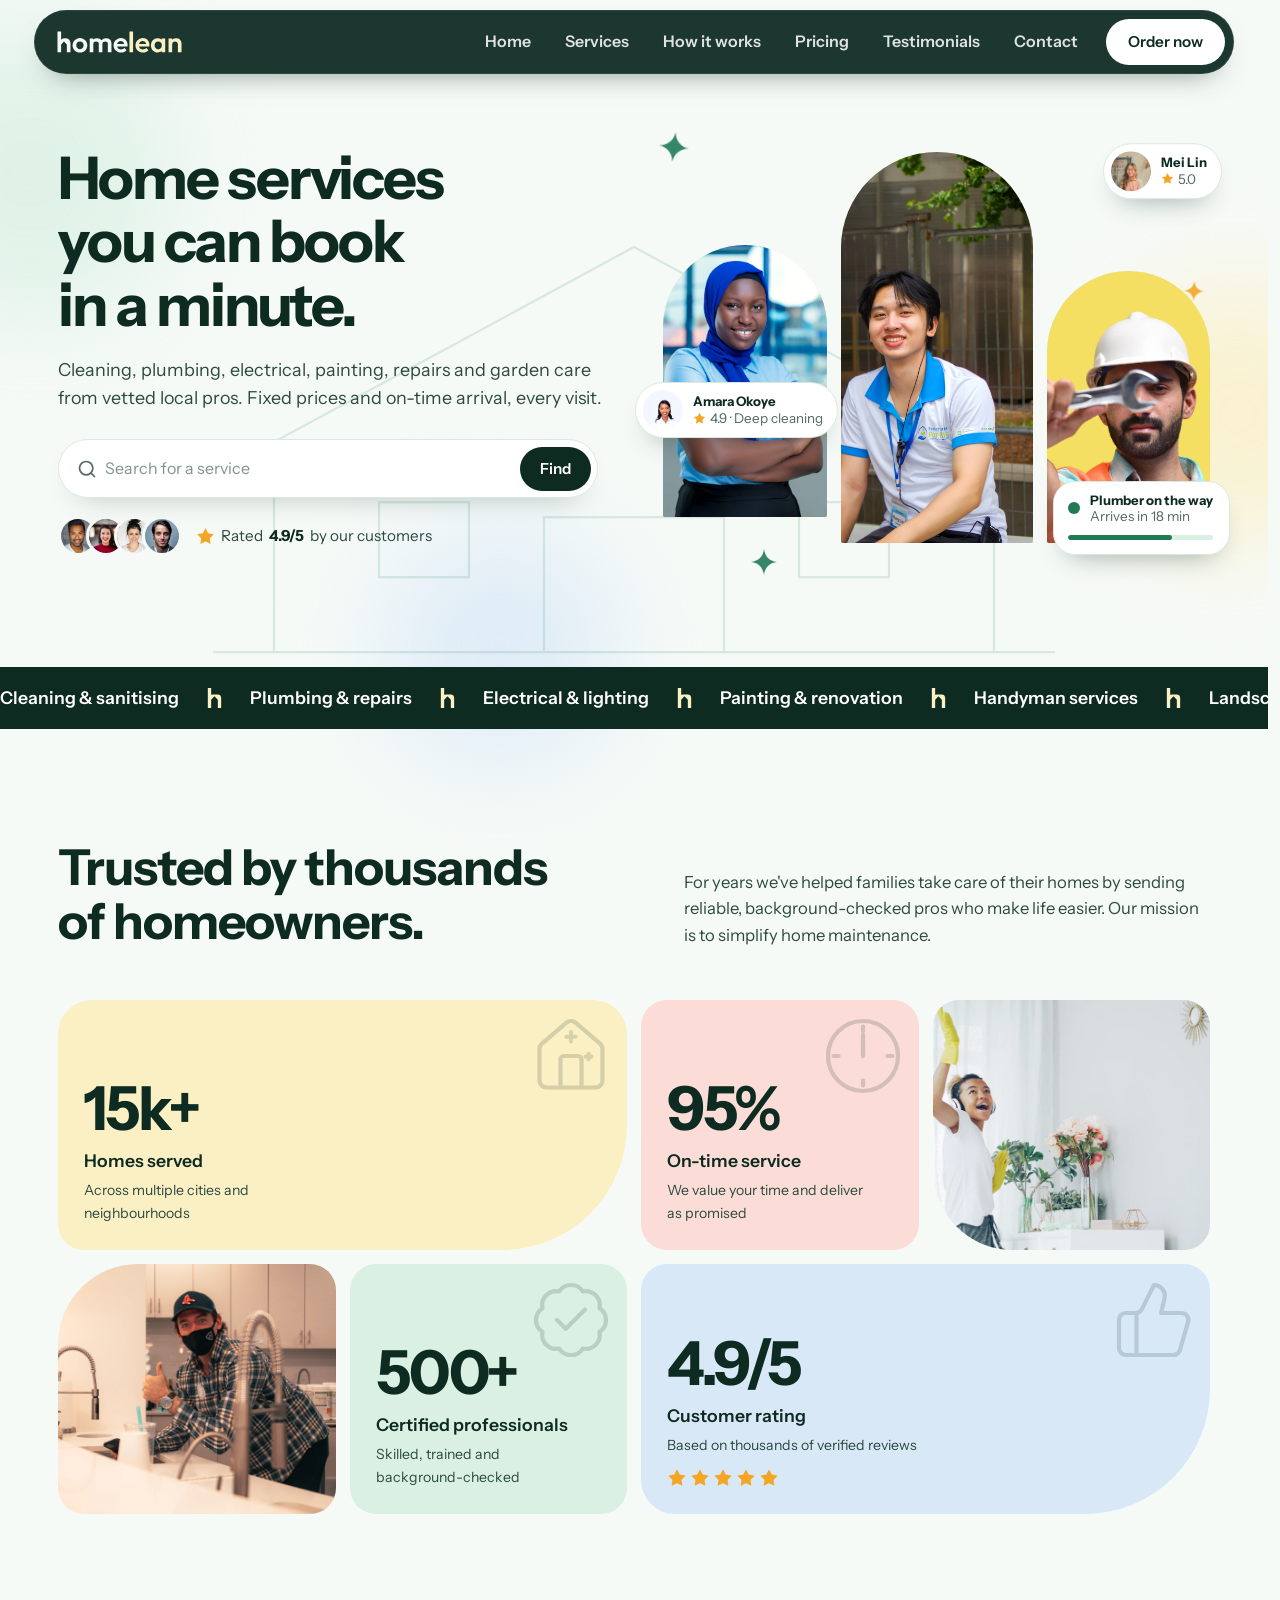
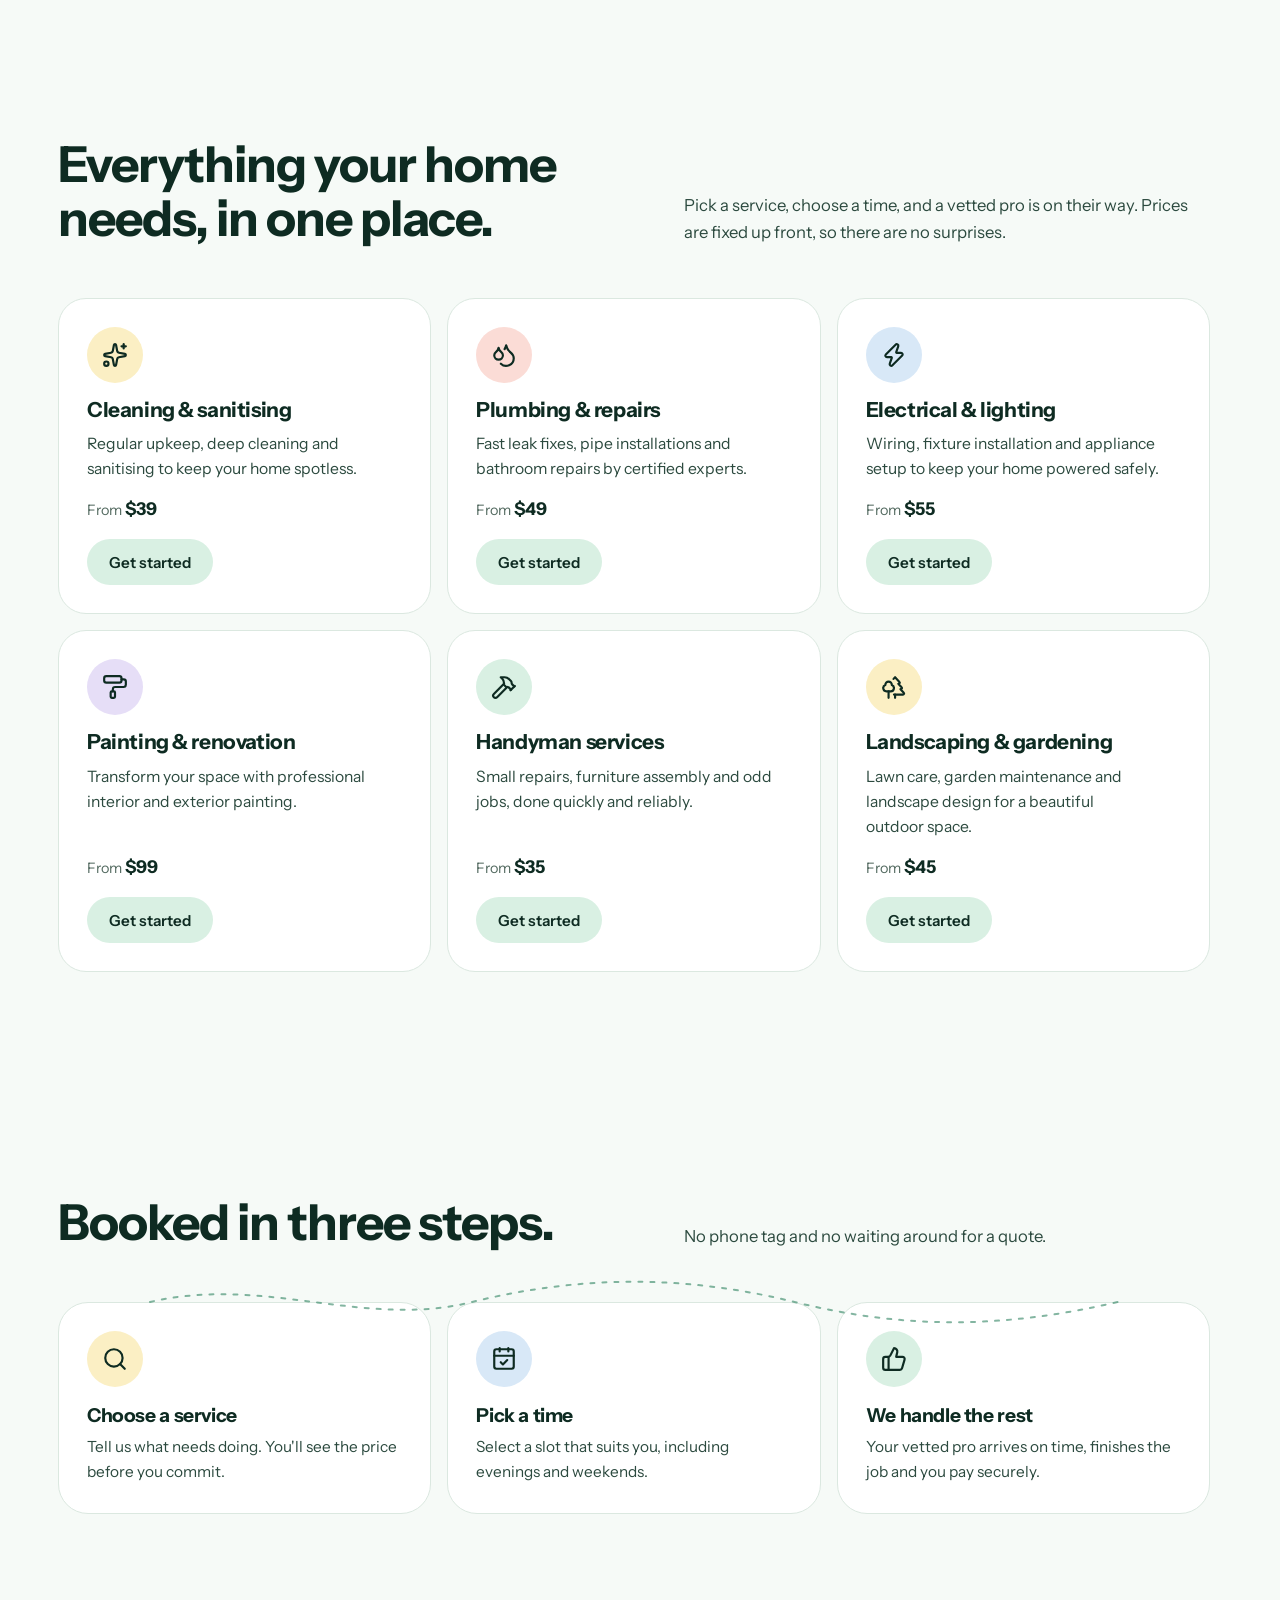
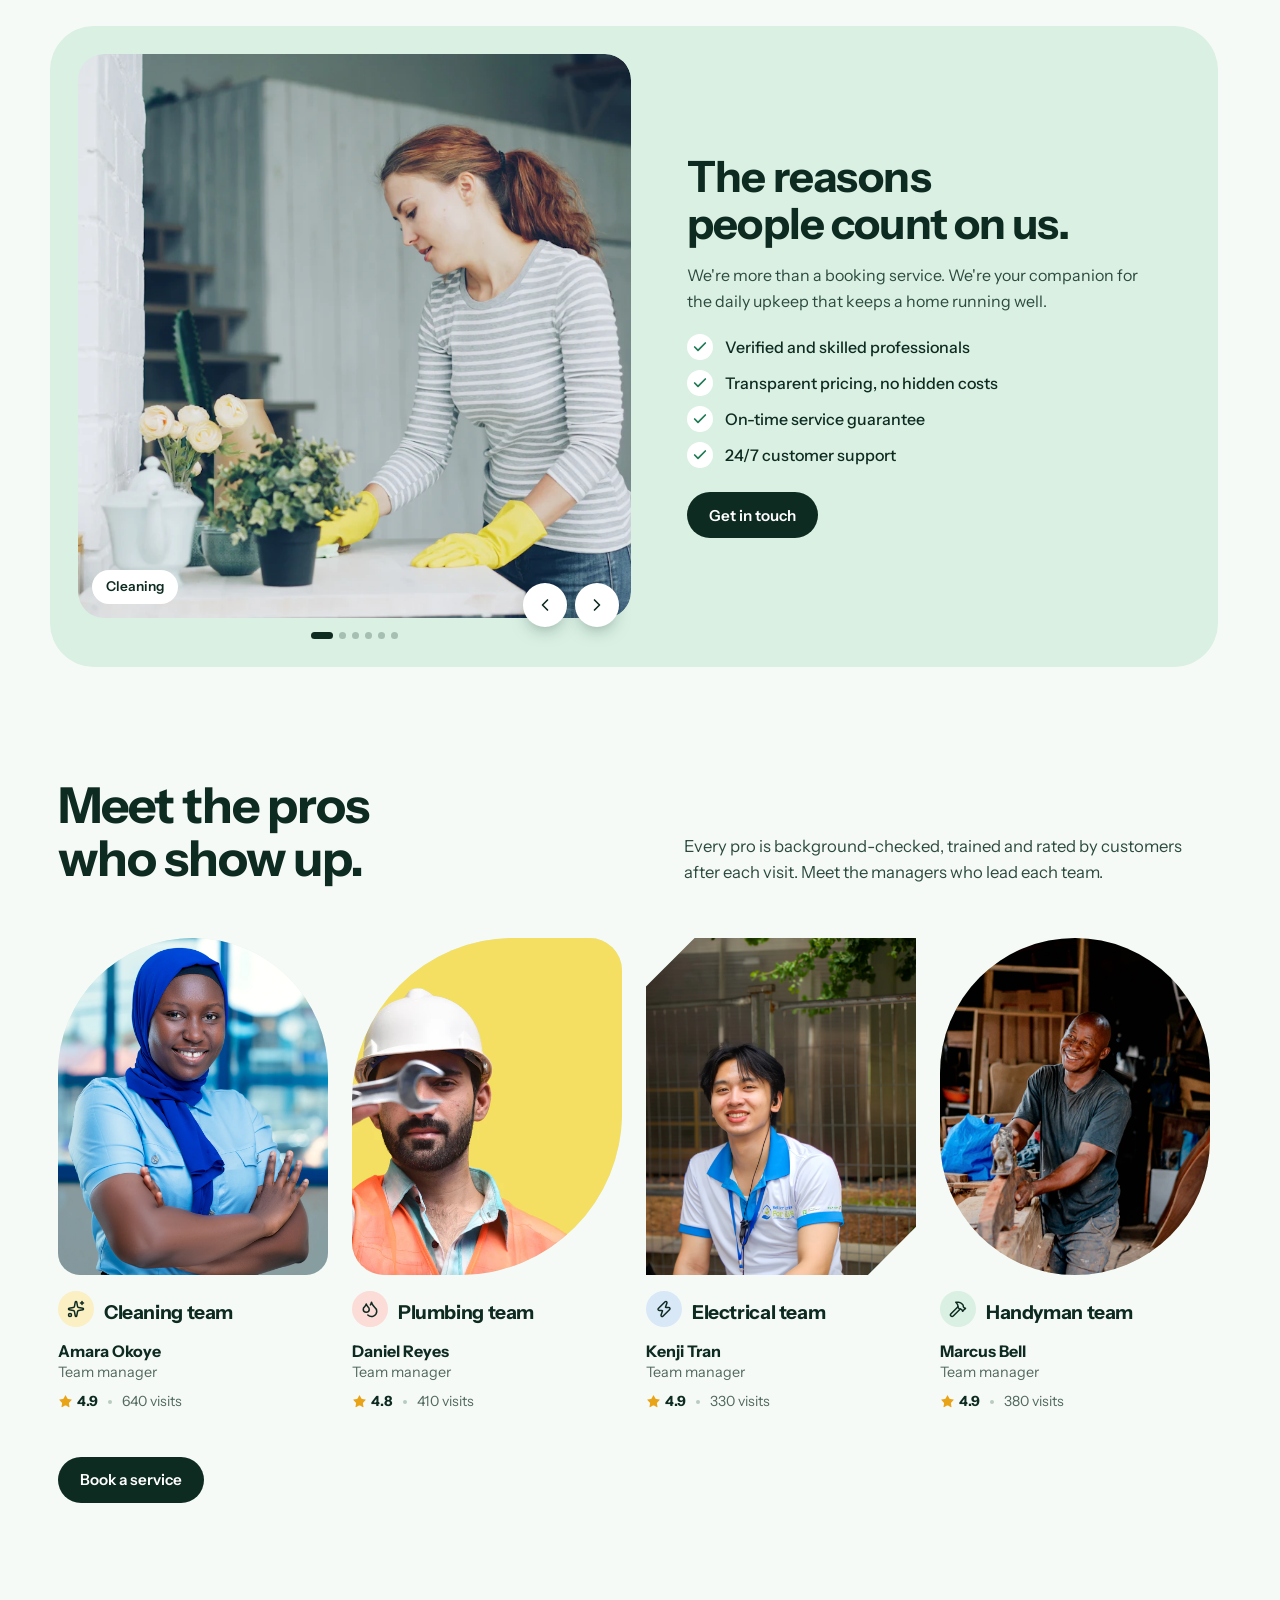
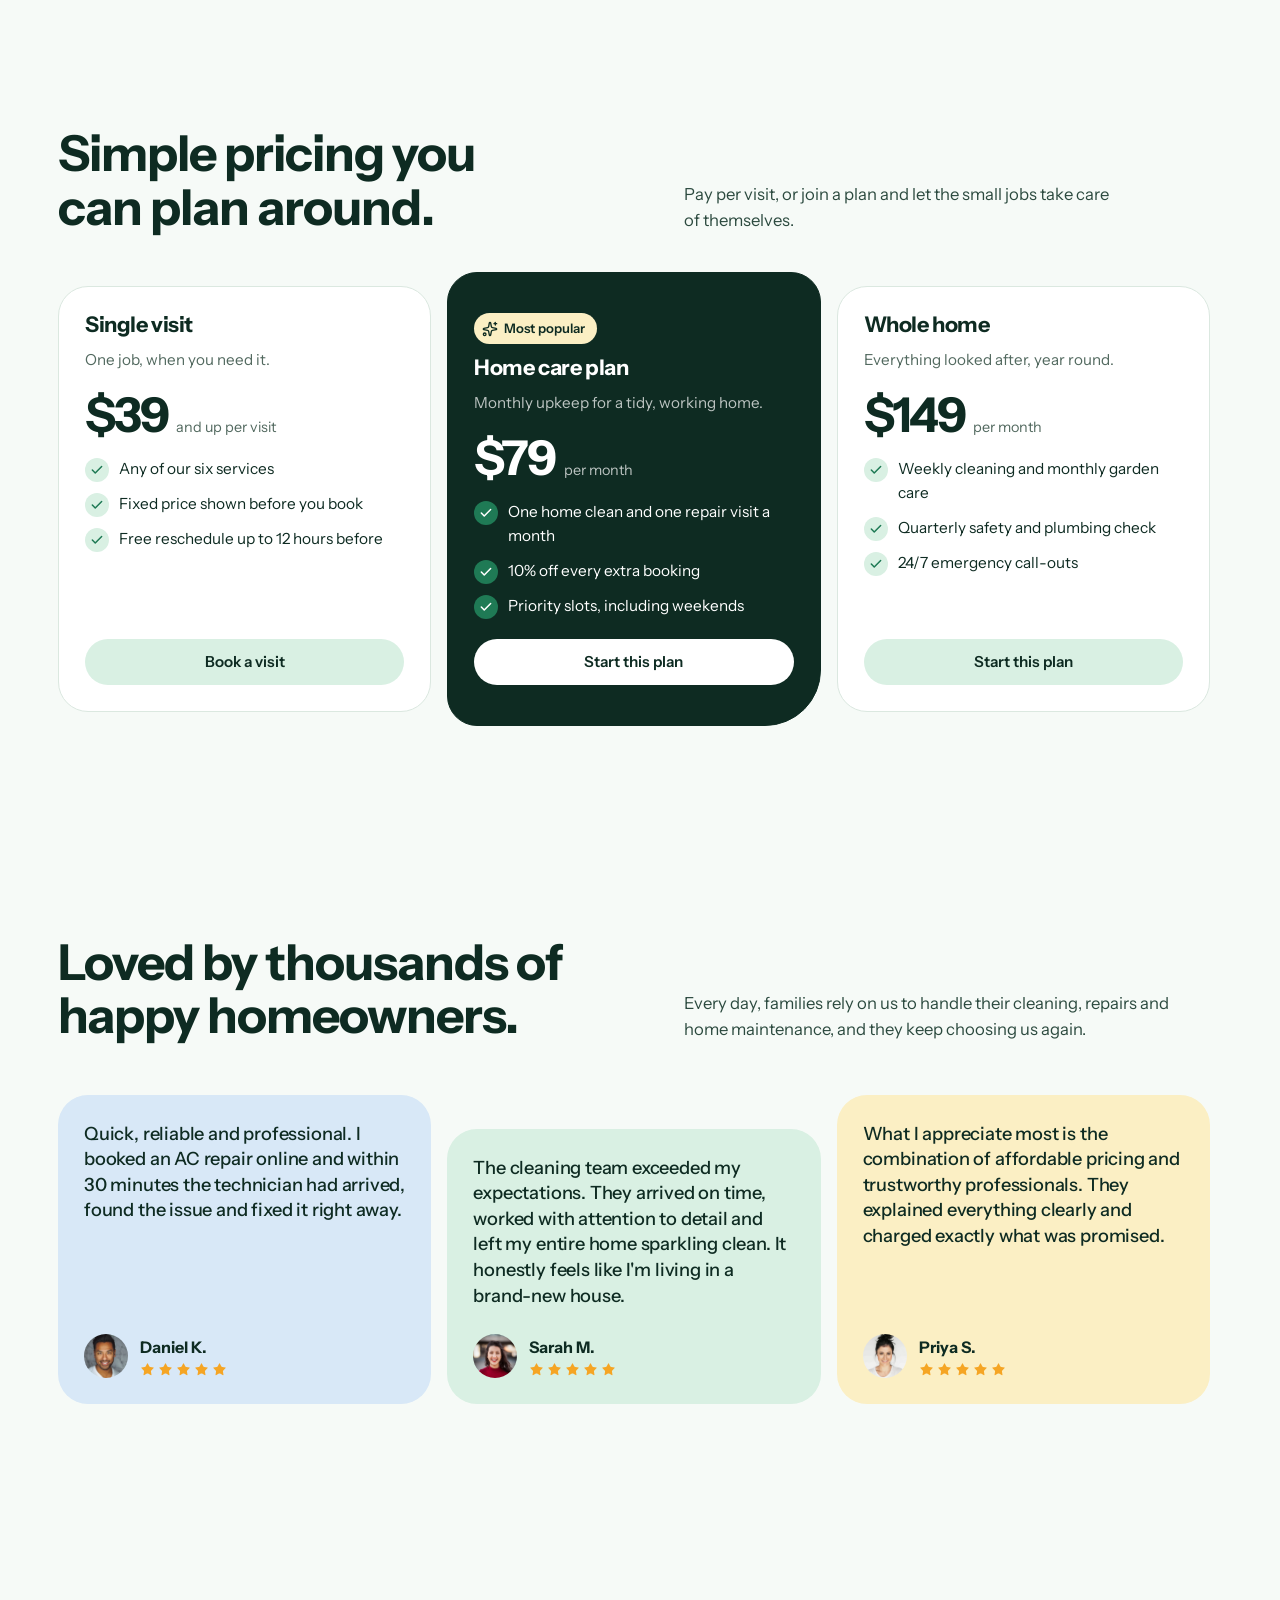
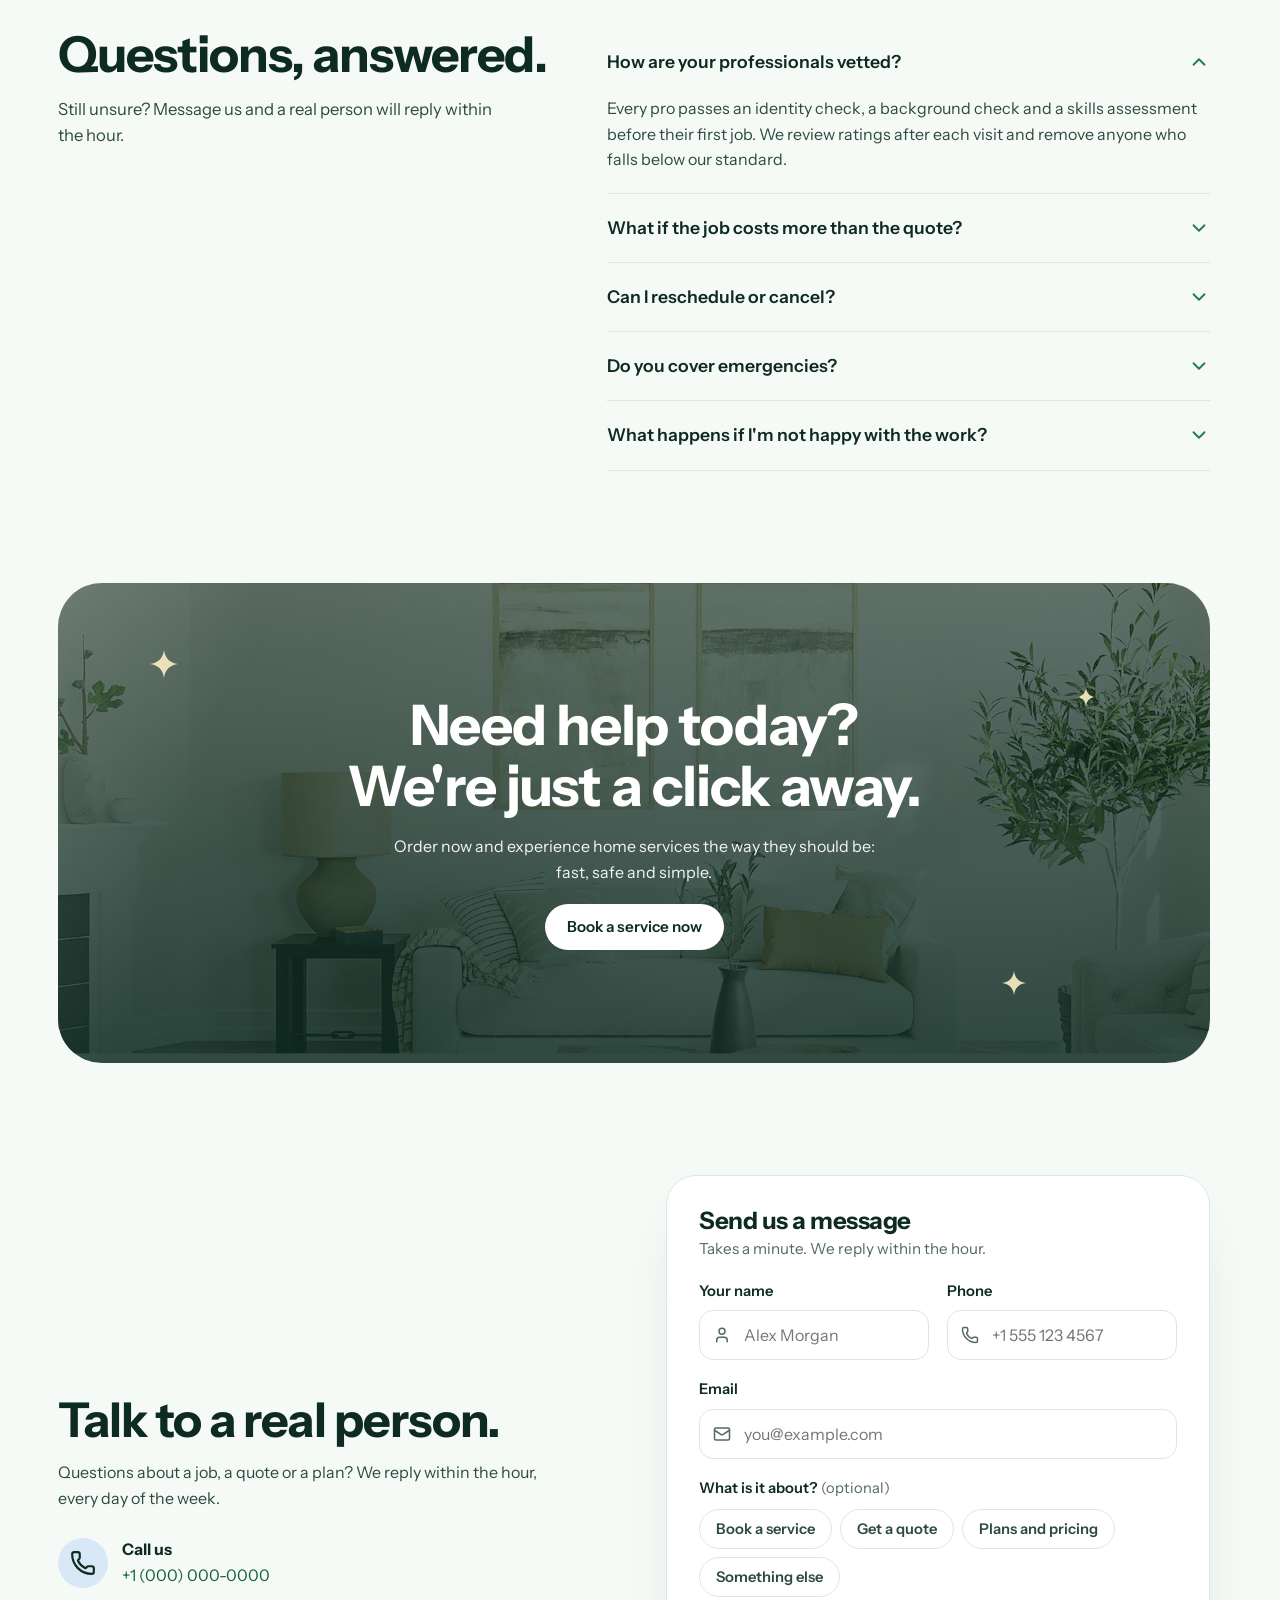
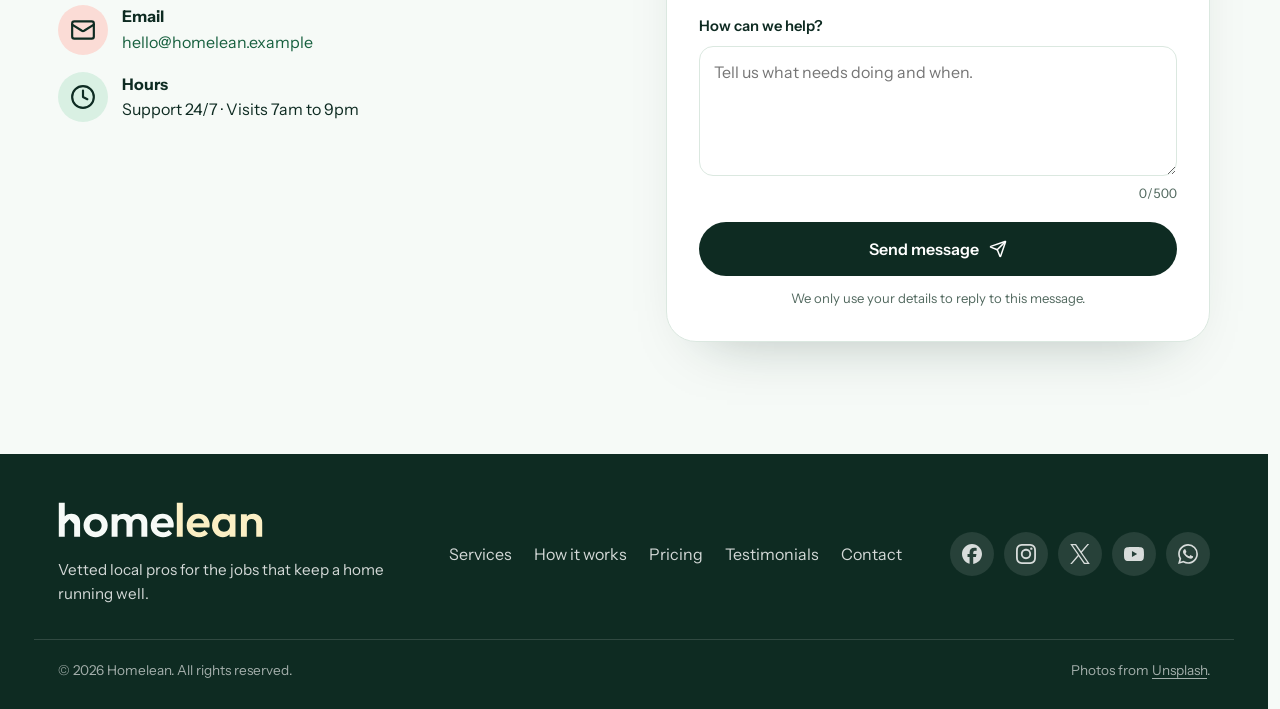
<file: index.html>
<!doctype html>
<html lang="en">
<head>
  <meta charset="utf-8">
  <meta name="viewport" content="width=device-width, initial-scale=1, viewport-fit=cover">
  <title>Homelean – Home services you can book in a minute</title>
  <meta name="description" content="Book vetted local pros for cleaning, plumbing, electrical, painting, repairs and garden care. Fixed prices, on-time arrival, 24/7 support.">
  <meta name="theme-color" content="#0e2b22">
  <meta name="robots" content="noindex, nofollow, noarchive, nosnippet, noimageindex">
  <meta property="og:site_name" content="Homelean">
  <meta property="og:locale" content="en_US">
  <meta property="og:type" content="website">
  <meta property="og:title" content="Homelean – Home services you can book in a minute">
  <meta property="og:description" content="Vetted local pros for cleaning, plumbing, electrical, painting, repairs and garden care. Fixed prices, on-time arrival.">
  <meta property="og:url" content="https://forhadkhan.github.io/homelean/">
  <meta property="og:image" content="https://forhadkhan.github.io/homelean/brand/og-1200x630.png">
  <meta property="og:image:type" content="image/png">
  <meta property="og:image:width" content="1200">
  <meta property="og:image:height" content="630">
  <meta property="og:image:alt" content="The Homelean logo on a pale green background">
  <meta name="twitter:card" content="summary_large_image">
  <link rel="icon" href="brand/favicon.svg" type="image/svg+xml">
  <link rel="apple-touch-icon" href="brand/apple-touch-icon-180.png">
  <link rel="preload" href="assets/fonts/InstrumentSans-Variable.woff2" as="font" type="font/woff2" crossorigin>
  <link rel="stylesheet" href="assets/css/styles.css">
</head>
<body>
<a class="skip" href="#main">Skip to content</a>

<!-- ============ HEADER ============ -->
<header class="site-header" id="top">
  <div class="wrap bar">
    <a class="brand" href="#top" aria-label="Homelean home"><img src="brand/logo-reversed.svg" alt="Homelean" width="125" height="22"></a>

    <nav class="nav" id="nav" aria-label="Primary">
      <a href="#top">Home</a>
      <a href="#services">Services</a>
      <a href="#how">How it works</a>
      <a href="#pricing">Pricing</a>
      <a href="#testimonials">Testimonials</a>
      <a href="#contact">Contact</a>
      <button class="btn btn-dark nav-cta" type="button" data-book>Order now</button>
    </nav>

    <button class="btn btn-dark head-cta" type="button" data-book>Order now</button>
    <button class="menu-btn" type="button" id="menuBtn" aria-expanded="false" aria-controls="nav" aria-label="Open menu">
      <svg class="i i-open" aria-hidden="true"><use href="assets/icons.svg#menu"/></svg>
      <svg class="i i-close" aria-hidden="true"><use href="assets/icons.svg#x"/></svg>
    </button>
  </div>
</header>

<main id="main">

<!-- ============ HERO ============ -->
<section class="hero" aria-labelledby="hero-title">
  <div class="hero-bg" aria-hidden="true">
    <span class="blob b1"></span><span class="blob b2"></span><span class="blob b3"></span>
    <svg class="house-line" viewBox="0 0 600 300" fill="none" preserveAspectRatio="xMidYMax meet">
      <path d="M20 290H580M60 290V150L300 20 540 150V290M240 290V200H360V290M130 190h60v50h-60zM410 190h60v50h-60z" />
    </svg>
  </div>

  <div class="wrap hero-grid">
    <div class="hero-copy">
      <h1 id="hero-title">
        <span class="ln"><span>Home services</span></span>
        <span class="ln"><span>you can book</span></span>
        <span class="ln"><span>in a minute.</span></span>
      </h1>
      <p class="lead">Cleaning, plumbing, electrical, painting, repairs and garden care from vetted local pros. Fixed prices and on-time arrival, every visit.</p>

      <form class="search" id="searchForm" role="search" autocomplete="off">
        <label class="sr" for="q">Search for a service</label>
        <svg class="i" aria-hidden="true"><use href="assets/icons.svg#search"/></svg>
        <input id="q" name="q" type="text" placeholder="Search for a service" role="combobox" aria-expanded="false" aria-controls="suggList" aria-autocomplete="list" enterkeyhint="search">
        <ul class="sugg" id="suggList" role="listbox" aria-label="Matching services" hidden></ul>
        <button class="btn btn-dark" type="submit">Find</button>
      </form>
      <p class="search-msg" id="searchMsg" role="status" aria-live="polite"></p>

      <div class="rated">
        <div class="faces" aria-hidden="true">
          <img src="assets/img/a4.webp" alt="" width="40" height="40">
          <img src="assets/img/a5.webp" alt="" width="40" height="40">
          <img src="assets/img/a6.webp" alt="" width="40" height="40">
          <img src="assets/img/a7.webp" alt="" width="40" height="40">
        </div>
        <p><span class="stars" aria-hidden="true"><svg class="i i-fill"><use href="assets/icons.svg#star"/></svg></span> Rated <strong>4.9/5</strong> by our customers</p>
      </div>
    </div>

    <div class="hero-art" aria-label="Homelean professionals">
      <svg class="spark s1" viewBox="0 0 24 24" aria-hidden="true"><path d="M12 0C12.9 7 17 11.1 24 12 17 12.9 12.9 17 12 24 11.1 17 7 12.9 0 12 7 11.1 11.1 7 12 0Z"/></svg>
      <svg class="spark s2" viewBox="0 0 24 24" aria-hidden="true"><path d="M12 0C12.9 7 17 11.1 24 12 17 12.9 12.9 17 12 24 11.1 17 7 12.9 0 12 7 11.1 11.1 7 12 0Z"/></svg>
      <svg class="spark s3" viewBox="0 0 24 24" aria-hidden="true"><path d="M12 0C12.9 7 17 11.1 24 12 17 12.9 12.9 17 12 24 11.1 17 7 12.9 0 12 7 11.1 11.1 7 12 0Z"/></svg>

      <div class="arches">
        <figure class="arch a-left"><img src="assets/img/hero-cleaner.webp" alt="Smiling Homelean cleaner in a blue uniform" width="1000" height="1499" fetchpriority="high"></figure>
        <figure class="arch a-mid"><img src="assets/img/hero-pro.webp" alt="Friendly Homelean technician in a branded polo" width="1000" height="1500" fetchpriority="high"></figure>
        <figure class="arch a-right"><img src="assets/img/hero-plumber.webp" alt="Plumber in a hard hat holding a wrench" width="1000" height="667" fetchpriority="high"></figure>
      </div>

      <div class="chip chip-rate" data-float>
        <img src="assets/img/a2.webp" alt="" width="40" height="40">
        <div><strong>Amara Okoye</strong><span><svg class="i i-fill"><use href="assets/icons.svg#star"/></svg> 4.9 · Deep cleaning</span></div>
      </div>
      <div class="chip chip-eta" data-float>
        <span class="pulse" aria-hidden="true"></span>
        <div><strong>Plumber on the way</strong><span>Arrives in 18 min</span></div>
        <div class="eta-bar" aria-hidden="true"><i></i></div>
      </div>
      <div class="chip chip-top" data-float>
        <img src="assets/img/a1.webp" alt="" width="40" height="40">
        <div><strong>Mei Lin</strong><span><svg class="i i-fill"><use href="assets/icons.svg#star"/></svg> 5.0</span></div>
      </div>
    </div>
  </div>
</section>

<!-- ============ MARQUEE ============ -->
<div class="marquee" aria-hidden="true">
  <div class="track">
    <ul>
      <li>Cleaning &amp; sanitising</li><li>Plumbing &amp; repairs</li><li>Electrical &amp; lighting</li><li>Painting &amp; renovation</li><li>Handyman services</li><li>Landscaping &amp; gardening</li>
    </ul>
    <ul>
      <li>Cleaning &amp; sanitising</li><li>Plumbing &amp; repairs</li><li>Electrical &amp; lighting</li><li>Painting &amp; renovation</li><li>Handyman services</li><li>Landscaping &amp; gardening</li>
    </ul>
  </div>
</div>

<!-- ============ TRUST / STATS ============ -->
<section class="section trust" aria-labelledby="trust-title">
  <div class="wrap">
    <div class="sec-head">
      <h2 id="trust-title">Trusted by thousands of homeowners.</h2>
      <p>For years we've helped families take care of their homes by sending reliable, background-checked pros who make life easier. Our mission is to simplify home maintenance.</p>
    </div>

    <div class="bento">
      <article class="tile t-butter t-wide">
        <p class="num"><span data-count="15" data-suffix="k+">15k+</span></p>
        <p class="lab">Homes served</p>
        <p class="sub">Across multiple cities and neighbourhoods</p>
        <svg class="deco deco-house" viewBox="0 0 24 24" aria-hidden="true"><path d="M15 21v-8a1 1 0 0 0-1-1h-4a1 1 0 0 0-1 1v8"/><path d="M3 10a2 2 0 0 1 .709-1.528l7-6a2 2 0 0 1 2.582 0l7 6A2 2 0 0 1 21 10v9a2 2 0 0 1-2 2H5a2 2 0 0 1-2-2z"/><path class="spark" d="M12 5.2v2.6M10.7 6.5h2.6"/><path class="spark s2" d="M17 11.4v1.6M16.2 12.2h1.6"/></svg>
      </article>
      <article class="tile t-blush">
        <p class="num"><span data-count="95" data-suffix="%">95%</span></p>
        <p class="lab">On-time service</p>
        <p class="sub">We value your time and deliver as promised</p>
        <svg class="deco deco-clock" viewBox="0 0 24 24" aria-hidden="true"><circle cx="12" cy="12" r="10"/><path d="M12 3.6v1.4M12 19v1.4M3.6 12H5M19 12h1.4"/><path class="hour" d="M12 12V8"/><path class="minute" d="M12 12V6"/></svg>
      </article>
      <figure class="tile t-photo t-photo-a" data-rotate><img class="on" src="assets/img/joy.webp" alt="Cleaners and technicians at work in customers' homes" width="1000" height="563" loading="lazy"><img src="assets/img/work-01.webp" alt="" width="560" height="420" loading="lazy" aria-hidden="true"><img src="assets/img/work-02.webp" alt="" width="560" height="420" loading="lazy" aria-hidden="true"><img src="assets/img/work-03.webp" alt="" width="560" height="420" loading="lazy" aria-hidden="true"><img src="assets/img/work-04.webp" alt="" width="560" height="420" loading="lazy" aria-hidden="true"><img src="assets/img/work-05.webp" alt="" width="560" height="420" loading="lazy" aria-hidden="true"><img src="assets/img/work-06.webp" alt="" width="560" height="420" loading="lazy" aria-hidden="true"></figure>

      <figure class="tile t-photo t-photo-b" data-rotate><img class="on" src="assets/img/plumbing.webp" alt="" width="1400" height="1101" loading="lazy" aria-hidden="true"><img src="assets/img/work-07.webp" alt="" width="560" height="420" loading="lazy" aria-hidden="true"><img src="assets/img/work-08.webp" alt="" width="560" height="420" loading="lazy" aria-hidden="true"><img src="assets/img/work-09.webp" alt="" width="560" height="420" loading="lazy" aria-hidden="true"><img src="assets/img/work-10.webp" alt="" width="560" height="420" loading="lazy" aria-hidden="true"><img src="assets/img/work-11.webp" alt="" width="560" height="420" loading="lazy" aria-hidden="true"><img src="assets/img/work-12.webp" alt="" width="560" height="420" loading="lazy" aria-hidden="true"></figure>
      <article class="tile t-mint">
        <p class="num"><span data-count="500" data-suffix="+">500+</span></p>
        <p class="lab">Certified professionals</p>
        <p class="sub">Skilled, trained and background-checked</p>
        <svg class="deco deco-badge" viewBox="0 0 24 24" aria-hidden="true"><path class="badge" d="M3.85 8.62a4 4 0 0 1 4.78-4.77 4 4 0 0 1 6.74 0 4 4 0 0 1 4.78 4.78 4 4 0 0 1 0 6.74 4 4 0 0 1-4.77 4.78 4 4 0 0 1-6.75 0 4 4 0 0 1-4.78-4.77 4 4 0 0 1 0-6.76Z"/><path class="check" pathLength="1" d="m16 9-5.5 5.5L8 12"/></svg>
      </article>
      <article class="tile t-sky t-wide">
        <p class="num"><span data-count="4.9" data-decimals="1" data-suffix="/5">4.9/5</span></p>
        <p class="lab">Customer rating</p>
        <p class="sub">Based on thousands of verified reviews</p>
        <div class="stars-row" aria-hidden="true">
          <svg class="i i-fill"><use href="assets/icons.svg#star"/></svg><svg class="i i-fill"><use href="assets/icons.svg#star"/></svg><svg class="i i-fill"><use href="assets/icons.svg#star"/></svg><svg class="i i-fill"><use href="assets/icons.svg#star"/></svg><svg class="i i-fill"><use href="assets/icons.svg#star"/></svg>
        </div>
      <svg class="deco deco-thumb" viewBox="0 0 24 24" aria-hidden="true"><path d="M15 5.88 14 10h5.83a2 2 0 0 1 1.92 2.56l-2.33 8A2 2 0 0 1 17.5 22H4a2 2 0 0 1-2-2v-8a2 2 0 0 1 2-2h2.76a2 2 0 0 0 1.79-1.11L12 2a3.13 3.13 0 0 1 3 3.88Z"/><path d="M7 10v12"/></svg>
      </article>
    </div>
  </div>
</section>

<!-- ============ SERVICES ============ -->
<section class="section services" id="services" aria-labelledby="svc-title">
  <div class="wrap">
    <div class="sec-head">
      <h2 id="svc-title">Everything your home needs, in one place.</h2>
      <p>Pick a service, choose a time, and a vetted pro is on their way. Prices are fixed up front, so there are no surprises.</p>
    </div>

    <div class="svc-grid" id="svcGrid">
      <article class="svc" data-svc="cleaning" data-keys="clean cleaning sanitise sanitising deep home maid">
        <span class="ico tint-butter"><svg class="i"><use href="assets/icons.svg#sparkles"/></svg></span>
        <h3>Cleaning &amp; sanitising</h3>
        <p>Regular upkeep, deep cleaning and sanitising to keep your home spotless.</p>
        <p class="from">From <strong>$39</strong></p>
        <button class="btn btn-soft" type="button" data-book="Cleaning &amp; sanitising">Get started</button>
      </article>
      <article class="svc" data-svc="plumbing" data-keys="plumb plumbing pipe leak tap drain bathroom water">
        <span class="ico tint-blush"><svg class="i"><use href="assets/icons.svg#droplets"/></svg></span>
        <h3>Plumbing &amp; repairs</h3>
        <p>Fast leak fixes, pipe installations and bathroom repairs by certified experts.</p>
        <p class="from">From <strong>$49</strong></p>
        <button class="btn btn-soft" type="button" data-book="Plumbing &amp; repairs">Get started</button>
      </article>
      <article class="svc" data-svc="electrical" data-keys="electric electrical electrician wiring light lighting appliance socket">
        <span class="ico tint-sky"><svg class="i"><use href="assets/icons.svg#zap"/></svg></span>
        <h3>Electrical &amp; lighting</h3>
        <p>Wiring, fixture installation and appliance setup to keep your home powered safely.</p>
        <p class="from">From <strong>$55</strong></p>
        <button class="btn btn-soft" type="button" data-book="Electrical &amp; lighting">Get started</button>
      </article>
      <article class="svc" data-svc="painting" data-keys="paint painting painter renovation wall interior exterior">
        <span class="ico tint-lilac"><svg class="i"><use href="assets/icons.svg#paint-roller"/></svg></span>
        <h3>Painting &amp; renovation</h3>
        <p>Transform your space with professional interior and exterior painting.</p>
        <p class="from">From <strong>$99</strong></p>
        <button class="btn btn-soft" type="button" data-book="Painting &amp; renovation">Get started</button>
      </article>
      <article class="svc" data-svc="handyman" data-keys="handyman repair fix furniture assembly odd jobs mounting">
        <span class="ico tint-mint"><svg class="i"><use href="assets/icons.svg#hammer"/></svg></span>
        <h3>Handyman services</h3>
        <p>Small repairs, furniture assembly and odd jobs, done quickly and reliably.</p>
        <p class="from">From <strong>$35</strong></p>
        <button class="btn btn-soft" type="button" data-book="Handyman services">Get started</button>
      </article>
      <article class="svc" data-svc="garden" data-keys="garden gardening landscape landscaping lawn mow outdoor">
        <span class="ico tint-butter"><svg class="i"><use href="assets/icons.svg#trees"/></svg></span>
        <h3>Landscaping &amp; gardening</h3>
        <p>Lawn care, garden maintenance and landscape design for a beautiful outdoor space.</p>
        <p class="from">From <strong>$45</strong></p>
        <button class="btn btn-soft" type="button" data-book="Landscaping &amp; gardening">Get started</button>
      </article>
    </div>
  </div>
</section>

<!-- ============ HOW IT WORKS ============ -->
<section class="section how" id="how" aria-labelledby="how-title">
  <div class="wrap">
    <div class="sec-head">
      <h2 id="how-title">Booked in three steps.</h2>
      <p>No phone tag and no waiting around for a quote.</p>
    </div>

    <ol class="steps">
      <svg class="steps-line" viewBox="0 0 1000 40" preserveAspectRatio="none" aria-hidden="true"><path d="M0 20 C 120 -10, 220 50, 333 20 S 553 -10, 666 20 S 880 50, 1000 20" /></svg>
      <li class="step">
        <span class="step-ico tint-butter"><svg class="i"><use href="assets/icons.svg#search"/></svg></span>
        <h3>Choose a service</h3>
        <p>Tell us what needs doing. You'll see the price before you commit.</p>
      </li>
      <li class="step">
        <span class="step-ico tint-sky"><svg class="i"><use href="assets/icons.svg#calendar-check"/></svg></span>
        <h3>Pick a time</h3>
        <p>Select a slot that suits you, including evenings and weekends.</p>
      </li>
      <li class="step">
        <span class="step-ico tint-mint"><svg class="i"><use href="assets/icons.svg#thumbs-up"/></svg></span>
        <h3>We handle the rest</h3>
        <p>Your vetted pro arrives on time, finishes the job and you pay securely.</p>
      </li>
    </ol>
  </div>
</section>

<!-- ============ REASONS (CAROUSEL) ============ -->
<section class="section reasons" aria-labelledby="why-title">
  <div class="wrap reasons-grid">
    <div class="carousel" id="carousel" aria-roledescription="carousel" aria-label="Our work">
      <div class="car-track" id="carTrack" tabindex="0">
        <figure class="slide"><img src="assets/img/cleaning.webp" alt="Cleaner wiping a table in a bright home" width="1400" height="788" loading="lazy"><figcaption>Cleaning</figcaption></figure>
        <figure class="slide"><img src="assets/img/plumbing.webp" alt="Plumber giving a thumbs up in a kitchen" width="1400" height="1101" loading="lazy"><figcaption>Plumbing</figcaption></figure>
        <figure class="slide"><img src="assets/img/painting.webp" alt="Painter rolling yellow paint onto a wall" width="1400" height="934" loading="lazy"><figcaption>Painting</figcaption></figure>
        <figure class="slide"><img src="assets/img/electrical.webp" alt="Electrician working on a fuse box" width="1400" height="788" loading="lazy"><figcaption>Electrical</figcaption></figure>
        <figure class="slide"><img src="assets/img/handyman.webp" alt="Handyman smiling while planing wood" width="1400" height="934" loading="lazy"><figcaption>Handyman</figcaption></figure>
        <figure class="slide"><img src="assets/img/landscaping.webp" alt="Garden crew mowing and trimming a lawn" width="1400" height="654" loading="lazy"><figcaption>Landscaping</figcaption></figure>
      </div>
      <button class="car-btn prev" type="button" aria-label="Previous photo"><svg class="i"><use href="assets/icons.svg#chevron-left"/></svg></button>
      <button class="car-btn next" type="button" aria-label="Next photo"><svg class="i"><use href="assets/icons.svg#chevron-right"/></svg></button>
      <div class="dots" id="dots" aria-hidden="true"></div>
    </div>

    <div class="why-card">
      <h2 id="why-title">The reasons people count on us.</h2>
      <p>We're more than a booking service. We're your companion for the daily upkeep that keeps a home running well.</p>
      <ul class="checks">
        <li><svg class="i"><use href="assets/icons.svg#check"/></svg>Verified and skilled professionals</li>
        <li><svg class="i"><use href="assets/icons.svg#check"/></svg>Transparent pricing, no hidden costs</li>
        <li><svg class="i"><use href="assets/icons.svg#check"/></svg>On-time service guarantee</li>
        <li><svg class="i"><use href="assets/icons.svg#check"/></svg>24/7 customer support</li>
      </ul>
      <a class="btn btn-dark" href="#contact">Get in touch</a>
    </div>
  </div>
</section>

<!-- ============ TEAM ============ -->
<!-- PLACEHOLDER: stock photos with sample names, team ratings and visit counts. Replace with real, consenting team members before launch. -->
<section class="section team" id="team" aria-labelledby="team-title">
  <div class="wrap">
    <div class="sec-head">
      <h2 id="team-title">Meet the pros who show up.</h2>
      <p>Every pro is background-checked, trained and rated by customers after each visit. Meet the managers who lead each team.</p>
    </div>
    <ul class="pros" aria-label="Our teams and their managers">
      <li class="pro pro-cleaning">
        <div class="pro-ph"><img src="assets/img/hero-cleaner.webp" alt="Amara Okoye, manager of the cleaning team, smiling with her arms crossed" width="1000" height="1500" loading="lazy" style="object-position:50% 20%"></div>
        <h3><span class="ico tint-butter"><svg class="i" aria-hidden="true"><use href="assets/icons.svg#sparkles"/></svg></span>Cleaning team</h3>
        <p class="pro-mgr"><strong>Amara Okoye</strong><span>Team manager</span></p>
        <p class="pro-meta"><span class="pro-rate"><svg class="i i-fill" aria-hidden="true"><use href="assets/icons.svg#star"/></svg> <strong>4.9</strong></span><span>640 visits</span></p>
      </li>
      <li class="pro pro-plumbing">
        <div class="pro-ph"><img src="assets/img/hero-plumber.webp" alt="Daniel Reyes, manager of the plumbing team, holding a wrench" width="1000" height="667" loading="lazy" style="object-position:66% 35%"></div>
        <h3><span class="ico tint-blush"><svg class="i" aria-hidden="true"><use href="assets/icons.svg#droplets"/></svg></span>Plumbing team</h3>
        <p class="pro-mgr"><strong>Daniel Reyes</strong><span>Team manager</span></p>
        <p class="pro-meta"><span class="pro-rate"><svg class="i i-fill" aria-hidden="true"><use href="assets/icons.svg#star"/></svg> <strong>4.8</strong></span><span>410 visits</span></p>
      </li>
      <li class="pro pro-electrical">
        <div class="pro-ph"><img src="assets/img/hero-pro.webp" alt="Kenji Tran, manager of the electrical team, seated and smiling" width="1000" height="1500" loading="lazy" style="object-position:50% 25%"></div>
        <h3><span class="ico tint-sky"><svg class="i" aria-hidden="true"><use href="assets/icons.svg#zap"/></svg></span>Electrical team</h3>
        <p class="pro-mgr"><strong>Kenji Tran</strong><span>Team manager</span></p>
        <p class="pro-meta"><span class="pro-rate"><svg class="i i-fill" aria-hidden="true"><use href="assets/icons.svg#star"/></svg> <strong>4.9</strong></span><span>330 visits</span></p>
      </li>
      <li class="pro pro-handyman">
        <div class="pro-ph"><img src="assets/img/handyman.webp" alt="Marcus Bell, manager of the handyman team, smiling while working with wood" width="1400" height="934" loading="lazy" style="object-position:52% 30%"></div>
        <h3><span class="ico tint-mint"><svg class="i" aria-hidden="true"><use href="assets/icons.svg#hammer"/></svg></span>Handyman team</h3>
        <p class="pro-mgr"><strong>Marcus Bell</strong><span>Team manager</span></p>
        <p class="pro-meta"><span class="pro-rate"><svg class="i i-fill" aria-hidden="true"><use href="assets/icons.svg#star"/></svg> <strong>4.9</strong></span><span>380 visits</span></p>
      </li>
    </ul>
    <p class="team-cta"><button class="btn btn-dark" type="button" data-book>Book a service</button></p>
  </div>
</section>

<!-- ============ PRICING ============ -->
<section class="section pricing" id="pricing" aria-labelledby="price-title">
  <div class="wrap">
    <div class="sec-head">
      <h2 id="price-title">Simple pricing you can plan around.</h2>
      <p>Pay per visit, or join a plan and let the small jobs take care of themselves.</p>
    </div>

    <div class="plans">
      <article class="plan">
        <h3>Single visit</h3>
        <p class="plan-for">One job, when you need it.</p>
        <p class="price"><strong>$39</strong><span>and up per visit</span></p>
        <ul>
          <li><svg class="i"><use href="assets/icons.svg#check"/></svg>Any of our six services</li>
          <li><svg class="i"><use href="assets/icons.svg#check"/></svg>Fixed price shown before you book</li>
          <li><svg class="i"><use href="assets/icons.svg#check"/></svg>Free reschedule up to 12 hours before</li>
        </ul>
        <button class="btn btn-soft" type="button" data-book>Book a visit</button>
      </article>

      <article class="plan plan-pop">
        <p class="badge"><svg class="i"><use href="assets/icons.svg#sparkles"/></svg>Most popular</p>
        <h3>Home care plan</h3>
        <p class="plan-for">Monthly upkeep for a tidy, working home.</p>
        <p class="price"><strong>$79</strong><span>per month</span></p>
        <ul>
          <li><svg class="i"><use href="assets/icons.svg#check"/></svg>One home clean and one repair visit a month</li>
          <li><svg class="i"><use href="assets/icons.svg#check"/></svg>10% off every extra booking</li>
          <li><svg class="i"><use href="assets/icons.svg#check"/></svg>Priority slots, including weekends</li>
        </ul>
        <button class="btn btn-light" type="button" data-book>Start this plan</button>
      </article>

      <article class="plan">
        <h3>Whole home</h3>
        <p class="plan-for">Everything looked after, year round.</p>
        <p class="price"><strong>$149</strong><span>per month</span></p>
        <ul>
          <li><svg class="i"><use href="assets/icons.svg#check"/></svg>Weekly cleaning and monthly garden care</li>
          <li><svg class="i"><use href="assets/icons.svg#check"/></svg>Quarterly safety and plumbing check</li>
          <li><svg class="i"><use href="assets/icons.svg#check"/></svg>24/7 emergency call-outs</li>
        </ul>
        <button class="btn btn-soft" type="button" data-book>Start this plan</button>
      </article>
    </div>
  </div>
</section>

<!-- ============ TESTIMONIALS ============ -->
<section class="section voices" id="testimonials" aria-labelledby="voices-title">
  <div class="wrap">
    <div class="sec-head">
      <h2 id="voices-title">Loved by thousands of happy homeowners.</h2>
      <p>Every day, families rely on us to handle their cleaning, repairs and home maintenance, and they keep choosing us again.</p>
    </div>

    <div class="voice-list">
      <div class="voice" data-reviews data-tint="sky">
        <figure class="rv on" data-tint="sky">
          <blockquote><p>Quick, reliable and professional. I booked an AC repair online and within 30 minutes the technician had arrived, found the issue and fixed it right away.</p></blockquote>
          <figcaption><img src="assets/img/a4.webp" alt="" width="44" height="44" loading="lazy"><span><strong>Daniel K.</strong><span class="stars-row sm" aria-label="5 out of 5 stars"><svg class="i i-fill"><use href="assets/icons.svg#star"/></svg><svg class="i i-fill"><use href="assets/icons.svg#star"/></svg><svg class="i i-fill"><use href="assets/icons.svg#star"/></svg><svg class="i i-fill"><use href="assets/icons.svg#star"/></svg><svg class="i i-fill"><use href="assets/icons.svg#star"/></svg></span></span></figcaption>
        </figure>
        <figure class="rv" data-tint="butter">
          <blockquote><p>Our power kept tripping and two other companies couldn't find why. The electrician traced it to a faulty breaker in under an hour and showed me the old part. Fair price, no upsell.</p></blockquote>
          <figcaption><img src="assets/img/a7.webp" alt="" width="44" height="44" loading="lazy"><span><strong>Marcus T.</strong><span class="stars-row sm" aria-label="5 out of 5 stars"><svg class="i i-fill"><use href="assets/icons.svg#star"/></svg><svg class="i i-fill"><use href="assets/icons.svg#star"/></svg><svg class="i i-fill"><use href="assets/icons.svg#star"/></svg><svg class="i i-fill"><use href="assets/icons.svg#star"/></svg><svg class="i i-fill"><use href="assets/icons.svg#star"/></svg></span></span></figcaption>
        </figure>
        <figure class="rv" data-tint="blush">
          <blockquote><p>Booked a Saturday morning slot for a leaking tap and a few small jobs. One handyman did it all in a single visit, and the final price matched the quote to the cent.</p></blockquote>
          <figcaption><span class="av" aria-hidden="true">TH</span><span><strong>Tom H.</strong><span class="stars-row sm" aria-label="5 out of 5 stars"><svg class="i i-fill"><use href="assets/icons.svg#star"/></svg><svg class="i i-fill"><use href="assets/icons.svg#star"/></svg><svg class="i i-fill"><use href="assets/icons.svg#star"/></svg><svg class="i i-fill"><use href="assets/icons.svg#star"/></svg><svg class="i i-fill"><use href="assets/icons.svg#star"/></svg></span></span></figcaption>
        </figure>
      </div>
      <div class="voice voice-mid" data-reviews data-tint="mint">
        <figure class="rv on" data-tint="mint">
          <blockquote><p>The cleaning team exceeded my expectations. They arrived on time, worked with attention to detail and left my entire home sparkling clean. It honestly feels like I'm living in a brand-new house.</p></blockquote>
          <figcaption><img src="assets/img/a5.webp" alt="" width="44" height="44" loading="lazy"><span><strong>Sarah M.</strong><span class="stars-row sm" aria-label="5 out of 5 stars"><svg class="i i-fill"><use href="assets/icons.svg#star"/></svg><svg class="i i-fill"><use href="assets/icons.svg#star"/></svg><svg class="i i-fill"><use href="assets/icons.svg#star"/></svg><svg class="i i-fill"><use href="assets/icons.svg#star"/></svg><svg class="i i-fill"><use href="assets/icons.svg#star"/></svg></span></span></figcaption>
        </figure>
        <figure class="rv" data-tint="lilac">
          <blockquote><p>A pipe burst at 9pm and someone was at my door within the hour. Calm, tidy and honest about the cost. I've already saved the number for next time.</p></blockquote>
          <figcaption><img src="assets/img/a2.webp" alt="" width="44" height="44" loading="lazy"><span><strong>Amara O.</strong><span class="stars-row sm" aria-label="5 out of 5 stars"><svg class="i i-fill"><use href="assets/icons.svg#star"/></svg><svg class="i i-fill"><use href="assets/icons.svg#star"/></svg><svg class="i i-fill"><use href="assets/icons.svg#star"/></svg><svg class="i i-fill"><use href="assets/icons.svg#star"/></svg><svg class="i i-fill"><use href="assets/icons.svg#star"/></svg></span></span></figcaption>
        </figure>
        <figure class="rv" data-tint="sky">
          <blockquote><p>They turned a patchy, overgrown garden into somewhere we actually sit now. The team cleared, trimmed and replanted in a day, and took every cutting away.</p></blockquote>
          <figcaption><img src="assets/img/a8.webp" alt="" width="44" height="44" loading="lazy"><span><strong>Lena V.</strong><span class="stars-row sm" aria-label="5 out of 5 stars"><svg class="i i-fill"><use href="assets/icons.svg#star"/></svg><svg class="i i-fill"><use href="assets/icons.svg#star"/></svg><svg class="i i-fill"><use href="assets/icons.svg#star"/></svg><svg class="i i-fill"><use href="assets/icons.svg#star"/></svg><svg class="i i-fill"><use href="assets/icons.svg#star"/></svg></span></span></figcaption>
        </figure>
      </div>
      <div class="voice" data-reviews data-tint="butter">
        <figure class="rv on" data-tint="butter">
          <blockquote><p>What I appreciate most is the combination of affordable pricing and trustworthy professionals. They explained everything clearly and charged exactly what was promised.</p></blockquote>
          <figcaption><img src="assets/img/a6.webp" alt="" width="44" height="44" loading="lazy"><span><strong>Priya S.</strong><span class="stars-row sm" aria-label="5 out of 5 stars"><svg class="i i-fill"><use href="assets/icons.svg#star"/></svg><svg class="i i-fill"><use href="assets/icons.svg#star"/></svg><svg class="i i-fill"><use href="assets/icons.svg#star"/></svg><svg class="i i-fill"><use href="assets/icons.svg#star"/></svg><svg class="i i-fill"><use href="assets/icons.svg#star"/></svg></span></span></figcaption>
        </figure>
        <figure class="rv" data-tint="mint">
          <blockquote><p>Two rooms repainted over a weekend with no drips and no mess. They covered the floors, moved the furniture back and the edges are razor sharp.</p></blockquote>
          <figcaption><img src="assets/img/a1.webp" alt="" width="44" height="44" loading="lazy"><span><strong>Jenny W.</strong><span class="stars-row sm" aria-label="5 out of 5 stars"><svg class="i i-fill"><use href="assets/icons.svg#star"/></svg><svg class="i i-fill"><use href="assets/icons.svg#star"/></svg><svg class="i i-fill"><use href="assets/icons.svg#star"/></svg><svg class="i i-fill"><use href="assets/icons.svg#star"/></svg><svg class="i i-fill"><use href="assets/icons.svg#star"/></svg></span></span></figcaption>
        </figure>
        <figure class="rv" data-tint="lilac">
          <blockquote><p>I use the monthly plan for small fixes now. Shelves, a stuck door, a dead bulb. Same friendly pro each time, and booking takes a minute from my phone.</p></blockquote>
          <figcaption><span class="av" aria-hidden="true">OF</span><span><strong>Omar F.</strong><span class="stars-row sm" aria-label="5 out of 5 stars"><svg class="i i-fill"><use href="assets/icons.svg#star"/></svg><svg class="i i-fill"><use href="assets/icons.svg#star"/></svg><svg class="i i-fill"><use href="assets/icons.svg#star"/></svg><svg class="i i-fill"><use href="assets/icons.svg#star"/></svg><svg class="i i-fill"><use href="assets/icons.svg#star"/></svg></span></span></figcaption>
        </figure>
      </div>
    </div>
  </div>
</section>

<!-- ============ FAQ ============ -->
<section class="section faq" aria-labelledby="faq-title">
  <div class="wrap faq-grid">
    <div class="sec-head">
      <h2 id="faq-title">Questions, answered.</h2>
      <p>Still unsure? Message us and a real person will reply within the hour.</p>
    </div>
    <div class="faq-list">
      <details name="faq" open>
        <summary>How are your professionals vetted?<svg class="i"><use href="assets/icons.svg#chevron-down"/></svg></summary>
        <div><p>Every pro passes an identity check, a background check and a skills assessment before their first job. We review ratings after each visit and remove anyone who falls below our standard.</p></div>
      </details>
      <details name="faq">
        <summary>What if the job costs more than the quote?<svg class="i"><use href="assets/icons.svg#chevron-down"/></svg></summary>
        <div><p>You'll never be charged more than the price you approved. If the pro finds extra work, they'll show you a new price first and you decide whether to go ahead.</p></div>
      </details>
      <details name="faq">
        <summary>Can I reschedule or cancel?<svg class="i"><use href="assets/icons.svg#chevron-down"/></svg></summary>
        <div><p>Yes. Reschedule or cancel for free up to 12 hours before your slot. After that, a small call-out fee may apply.</p></div>
      </details>
      <details name="faq">
        <summary>Do you cover emergencies?<svg class="i"><use href="assets/icons.svg#chevron-down"/></svg></summary>
        <div><p>Burst pipes and electrical faults are handled around the clock on the Whole home plan. On other plans, emergency call-outs are available at a priority rate.</p></div>
      </details>
      <details name="faq">
        <summary>What happens if I'm not happy with the work?<svg class="i"><use href="assets/icons.svg#chevron-down"/></svg></summary>
        <div><p>Tell us within 48 hours and we'll send someone back to put it right at no cost. If we can't fix it, you get a refund.</p></div>
      </details>
    </div>
  </div>
</section>

<!-- ============ CTA ============ -->
<section class="cta-wrap" aria-labelledby="cta-title">
  <div class="wrap">
    <div class="cta">
      <img class="cta-img" src="assets/img/home-interior.webp" alt="" width="1800" height="1013" loading="lazy">
      <span class="cta-shine" aria-hidden="true"></span>
      <svg class="spark c1" viewBox="0 0 24 24" aria-hidden="true"><path d="M12 0C12.9 7 17 11.1 24 12 17 12.9 12.9 17 12 24 11.1 17 7 12.9 0 12 7 11.1 11.1 7 12 0Z"/></svg>
      <svg class="spark c2" viewBox="0 0 24 24" aria-hidden="true"><path d="M12 0C12.9 7 17 11.1 24 12 17 12.9 12.9 17 12 24 11.1 17 7 12.9 0 12 7 11.1 11.1 7 12 0Z"/></svg>
      <svg class="spark c3" viewBox="0 0 24 24" aria-hidden="true"><path d="M12 0C12.9 7 17 11.1 24 12 17 12.9 12.9 17 12 24 11.1 17 7 12.9 0 12 7 11.1 11.1 7 12 0Z"/></svg>
      <div class="cta-body">
        <h2 id="cta-title">Need help today? We're just a click away.</h2>
        <p>Order now and experience home services the way they should be: fast, safe and simple.</p>
        <button class="btn btn-dark" type="button" data-book>Book a service now</button>
      </div>
    </div>
  </div>
</section>

<!-- ============ CONTACT ============ -->
<section class="section contact" id="contact" aria-labelledby="contact-title">
  <div class="wrap contact-grid">
    <div>
      <h2 id="contact-title">Talk to a real person.</h2>
      <p class="lead2">Questions about a job, a quote or a plan? We reply within the hour, every day of the week.</p>
      <ul class="reach">
        <li><span class="ico tint-sky"><svg class="i"><use href="assets/icons.svg#phone"/></svg></span><span><strong>Call us</strong><a href="tel:+10000000000">+1 (000) 000-0000</a></span></li>
        <li><span class="ico tint-blush"><svg class="i"><use href="assets/icons.svg#mail"/></svg></span><span><strong>Email</strong><a href="mailto:hello@homelean.example">hello@homelean.example</a></span></li>
        <li><span class="ico tint-mint"><svg class="i"><use href="assets/icons.svg#clock"/></svg></span><span><strong>Hours</strong><span>Support 24/7 · Visits 7am to 9pm</span></span></li>
      </ul>
    </div>

    <div class="card-form" id="contactCard">
      <form id="contactForm" novalidate>
        <header class="cf-head">
          <h3>Send us a message</h3>
          <p>Takes a minute. We reply within the hour.</p>
        </header>

        <div class="cf-row">
          <div class="field">
            <label for="c-name">Your name</label>
            <div class="control"><svg class="i lead-i" aria-hidden="true"><use href="assets/icons.svg#user"/></svg>
              <input id="c-name" name="name" type="text" autocomplete="name" placeholder="Alex Morgan" maxlength="80" required aria-describedby="c-name-msg"></div>
            <p class="msg" id="c-name-msg"></p>
          </div>
          <div class="field">
            <label for="c-phone">Phone</label>
            <div class="control"><svg class="i lead-i" aria-hidden="true"><use href="assets/icons.svg#phone"/></svg>
              <input id="c-phone" name="phone" type="tel" autocomplete="tel" inputmode="tel" placeholder="+1 555 123 4567" maxlength="24" required aria-describedby="c-phone-msg"></div>
            <p class="msg" id="c-phone-msg"></p>
          </div>
        </div>

        <div class="field">
          <label for="c-email">Email</label>
          <div class="control"><svg class="i lead-i" aria-hidden="true"><use href="assets/icons.svg#mail"/></svg>
            <input id="c-email" name="email" type="email" autocomplete="email" inputmode="email" placeholder="you@example.com" maxlength="120" required aria-describedby="c-email-msg"></div>
          <p class="msg" id="c-email-msg"></p>
        </div>

        <fieldset class="topics">
          <legend>What is it about? <span class="opt">(optional)</span></legend>
          <label><input type="radio" name="topic" value="Book a service"><span>Book a service</span></label>
          <label><input type="radio" name="topic" value="Get a quote"><span>Get a quote</span></label>
          <label><input type="radio" name="topic" value="Plans and pricing"><span>Plans and pricing</span></label>
          <label><input type="radio" name="topic" value="Something else"><span>Something else</span></label>
        </fieldset>

        <div class="field">
          <label for="c-msg">How can we help?</label>
          <textarea id="c-msg" name="message" rows="4" maxlength="500" placeholder="Tell us what needs doing and when." required aria-describedby="c-msg-msg c-count"></textarea>
          <div class="cf-foot"><p class="msg" id="c-msg-msg"></p><span class="count" id="c-count" aria-hidden="true">0/500</span></div>
        </div>

        <button class="btn btn-dark cf-send" type="submit"><span>Send message</span><svg class="i" aria-hidden="true"><use href="assets/icons.svg#send"/></svg></button>
        <p class="cf-fine">We only use your details to reply to this message.</p>
      </form>

      <div class="cf-done" id="contactDone" hidden>
        <span class="ico tint-mint"><svg class="i" aria-hidden="true"><use href="assets/icons.svg#circle-check"/></svg></span>
        <h3 id="contactDoneTitle" tabindex="-1">Message sent</h3>
        <p id="contactSummary"></p>
        <button class="btn btn-soft" type="button" id="contactAgain">Send another message</button>
      </div>
    </div>
  </div>
</section>
</main>

<!-- ============ FOOTER ============ -->
<footer class="footer">
  <div class="wrap foot">
    <div class="foot-brand">
      <a class="brand" href="#top" aria-label="Homelean home"><img src="brand/logo-reversed.svg" alt="Homelean" width="205" height="36"></a>
      <p>Vetted local pros for the jobs that keep a home running well.</p>
    </div>
    <nav class="foot-nav" aria-label="Footer">
      <a href="#services">Services</a><a href="#how">How it works</a><a href="#pricing">Pricing</a><a href="#testimonials">Testimonials</a><a href="#contact">Contact</a>
    </nav>
    <ul class="social" aria-label="Social media">
      <li><a href="#" aria-label="Facebook"><svg class="i-brand"><use href="assets/icons.svg#b-facebook"/></svg></a></li>
      <li><a href="#" aria-label="Instagram"><svg class="i-brand"><use href="assets/icons.svg#b-instagram"/></svg></a></li>
      <li><a href="#" aria-label="X"><svg class="i-brand"><use href="assets/icons.svg#b-x"/></svg></a></li>
      <li><a href="#" aria-label="YouTube"><svg class="i-brand"><use href="assets/icons.svg#b-youtube"/></svg></a></li>
      <li><a href="#" aria-label="WhatsApp"><svg class="i-brand"><use href="assets/icons.svg#b-whatsapp"/></svg></a></li>
    </ul>
  </div>
  <div class="wrap legal">
    <p>© <span id="year">2026</span> Homelean. All rights reserved.</p>
    <p>Photos from <a href="https://unsplash.com" rel="noopener">Unsplash</a>.</p>
  </div>
</footer>

<!-- ============ BOOKING DIALOG ============ -->
<dialog class="book" id="book" aria-labelledby="book-title">
  <form method="dialog" class="book-form" id="bookForm" novalidate>
    <header class="book-head">
      <h2 id="book-title">Book a service</h2>
      <button class="x" type="button" data-close aria-label="Close"><svg class="i"><use href="assets/icons.svg#x"/></svg></button>
    </header>
    <div class="book-body">
      <div class="field"><label for="b-svc">Service</label>
        <select id="b-svc" name="service" required>
          <option value="">Choose a service</option>
          <option>Cleaning &amp; sanitising</option><option>Plumbing &amp; repairs</option><option>Electrical &amp; lighting</option>
          <option>Painting &amp; renovation</option><option>Handyman services</option><option>Landscaping &amp; gardening</option>
        </select></div>
      <div class="row2">
        <div class="field"><label for="b-date">Date</label><input id="b-date" name="date" type="date" required></div>
        <div class="field"><label for="b-time">Time</label>
          <select id="b-time" name="time" required><option value="">Select</option><option>Morning (8–12)</option><option>Afternoon (12–4)</option><option>Evening (4–8)</option></select></div>
      </div>
      <div class="field"><label for="b-name">Full name</label><input id="b-name" name="name" type="text" autocomplete="name" required></div>
      <div class="row2">
        <div class="field"><label for="b-phone">Phone</label><input id="b-phone" name="phone" type="tel" autocomplete="tel" inputmode="tel" required></div>
        <div class="field"><label for="b-zip">Postcode</label><input id="b-zip" name="postcode" type="text" autocomplete="postal-code" required></div>
      </div>
      <div class="field"><label for="b-note">Anything we should know? <span class="opt">Optional</span></label><textarea id="b-note" name="notes" rows="2"></textarea></div>
      <p class="form-note err" id="bookErr" role="alert"></p>
    </div>
    <footer class="book-foot"><button class="btn btn-dark btn-block" type="submit">Request booking</button></footer>
  </form>
  <div class="book-done" id="bookDone" hidden>
    <svg class="done-mark" viewBox="0 0 52 52" aria-hidden="true"><circle cx="26" cy="26" r="23"/><path d="M15 27l8 8 14-16"/></svg>
    <h2>Request received</h2>
    <p id="bookSummary"></p>
    <button class="btn btn-dark" type="button" data-close>Done</button>
  </div>
</dialog>

<script src="assets/vendor/gsap.min.js" defer></script>
<script src="assets/vendor/ScrollTrigger.min.js" defer></script>
<script src="assets/js/main.js" defer></script>
</body>
</html>
</file>
<file: assets/css/styles.css>
/* Homelean – mobile-first. Breakpoints: 640, 900, 1100 */

@font-face{font-family:"Instrument Sans";src:url("../fonts/InstrumentSans-Variable.woff2") format("woff2");font-weight:400 700;font-style:normal;font-display:swap}

:root{
  --ink:#0e2b22;
  --ink-2:#2c4a3f;
  --muted:#52695f;
  --bg:#f6faf7;
  --paper:#ffffff;
  --line:#dbe8e0;
  --accent:#1f7a55;
  --accent-d:#17603f;
  --mint:#d9f0e3;
  --butter:#fbefc4;
  --blush:#fbdcd6;
  --sky:#d8e8f7;
  --lilac:#e6def7;
  --star:#f5a524;
  --display:"Instrument Sans",ui-sans-serif,system-ui,sans-serif;
  --body:"Instrument Sans",ui-sans-serif,system-ui,sans-serif;
  --gutter:16px;
  --ease:cubic-bezier(.22,.8,.24,1);
}

*,*::before,*::after{box-sizing:border-box}
html{-webkit-text-size-adjust:100%;scroll-behavior:smooth;scroll-padding-top:88px;scrollbar-gutter:stable}

/* scrollbar: an ink pill floating in the page colour, green on hover. Firefox only gets the standard properties */
::-webkit-scrollbar{width:12px;height:12px}
::-webkit-scrollbar-track,::-webkit-scrollbar-corner{background:var(--bg)}
html::-webkit-scrollbar-track{border-left:1px solid var(--line)}
::-webkit-scrollbar-thumb{min-height:48px;background:var(--ink);border:3px solid var(--bg);border-radius:999px}
::-webkit-scrollbar-thumb:hover{background:var(--accent)}
::-webkit-scrollbar-thumb:active{background:var(--accent-d)}
@supports not selector(::-webkit-scrollbar){html{scrollbar-color:var(--ink) var(--bg)}}
body{margin:0;background:var(--bg);color:var(--ink);font:400 1rem/1.6 var(--body);overflow-x:clip;-webkit-font-smoothing:antialiased;text-rendering:optimizeLegibility}
img,svg{display:block;max-width:100%}
img{height:auto}
h1,h2,h3,p,ul,ol,figure,blockquote{margin:0}
ul,ol{padding:0;list-style:none}
a{color:inherit}
button,input,select,textarea{font:inherit;color:inherit}
button{cursor:pointer}
:focus-visible{outline:3px solid var(--accent);outline-offset:3px;border-radius:6px}

h1,h2,h3{font-family:var(--display);line-height:1.08;letter-spacing:-.02em;font-weight:700;text-wrap:balance}
p{text-wrap:pretty}

.wrap{width:100%;max-width:1200px;margin-inline:auto;padding-inline:var(--gutter)}
.sr{position:absolute;width:1px;height:1px;overflow:hidden;clip:rect(0 0 0 0);white-space:nowrap}
.skip{position:absolute;left:12px;top:-60px;z-index:100;background:var(--ink);color:#fff;padding:10px 16px;border-radius:999px;text-decoration:none;transition:top .2s}
.skip:focus{top:12px}

/* icons */
.i{width:1.25em;height:1.25em;flex:none;fill:none;stroke:currentColor;stroke-width:2;stroke-linecap:round;stroke-linejoin:round}
.i-fill{fill:currentColor;stroke:none}
.i-brand{width:1.25em;height:1.25em;flex:none;fill:currentColor;stroke:none}

/* tints */
.tint-butter{background:var(--butter)}
.tint-blush{background:var(--blush)}
.tint-sky{background:var(--sky)}
.tint-lilac{background:var(--lilac)}
.tint-mint{background:var(--mint)}

/* buttons */
.btn{display:inline-flex;align-items:center;justify-content:center;gap:8px;min-height:46px;padding:0 22px;border:0;border-radius:999px;font-weight:600;font-size:.95rem;line-height:1;text-decoration:none;white-space:nowrap;transition:background-color .2s,color .2s,transform .2s var(--ease)}
.btn:active{transform:scale(.97)}
.btn-dark{background:var(--ink);color:#fff}
.btn-soft{background:var(--mint);color:var(--ink)}
.btn-light{background:#fff;color:var(--ink)}
.btn-block{width:100%}
@media (hover:hover){
  .btn-dark:hover{background:var(--accent)}
  .bar .btn-dark:hover{background:var(--butter);color:var(--ink)}
  .btn-soft:hover{background:var(--ink);color:#fff}
  .btn-light:hover{background:var(--butter)}
}

/* ---------- header ---------- */
.site-header{position:sticky;top:0;z-index:50;padding:10px 0}
.bar{position:relative;width:calc(100% - var(--gutter) * 2);display:flex;align-items:center;gap:8px;background:rgba(14,43,34,.94);-webkit-backdrop-filter:blur(14px);backdrop-filter:blur(14px);border:1px solid rgba(255,255,255,.08);border-radius:999px;padding:6px 6px 6px 16px;color:#fff;box-shadow:0 14px 30px -18px rgba(14,43,34,.6)}
.brand{display:inline-flex;align-items:center;margin-right:auto}
.brand img{display:block;height:22px;width:auto}
.head-cta{min-height:42px;padding:0 18px}
.menu-btn{display:grid;place-items:center;width:44px;height:44px;border:0;border-radius:50%;background:rgba(255,255,255,.12);color:#fff}
.menu-btn .i{width:22px;height:22px}
.menu-btn .i-close{display:none}
.nav-open .menu-btn .i-open{display:none}
.nav-open .menu-btn .i-close{display:block}

.nav{display:none;flex-direction:column;position:absolute;left:0;right:0;top:calc(100% + 8px);background:var(--ink);border:1px solid rgba(255,255,255,.08);border-radius:28px;padding:10px;box-shadow:0 18px 40px -18px rgba(14,43,34,.55)}
.nav-open .nav{display:flex;animation:drop .28s var(--ease)}
.nav a{padding:14px 16px;border-radius:16px;text-decoration:none;font-weight:600;color:rgba(255,255,255,.86)}
.nav a:hover{background:rgba(255,255,255,.1);color:#fff}
.bar .btn-dark{background:#fff;color:var(--ink)}
.bar :focus-visible{outline-color:var(--butter)}
.nav-cta{display:none}
@keyframes drop{from{opacity:0;transform:translateY(-8px)}to{opacity:1;transform:none}}

/* ---------- hero ---------- */
.hero{position:relative;overflow-x:clip;padding:28px 0 56px}
.hero-bg{position:absolute;inset:0;pointer-events:none}
.blob{position:absolute;border-radius:50%;filter:blur(50px);opacity:.75}
.b1{width:300px;height:300px;background:var(--mint);left:-120px;top:-60px}
.b2{width:260px;height:260px;background:var(--butter);right:-100px;top:200px}
.b3{width:240px;height:240px;background:var(--sky);left:30%;bottom:-100px}
.house-line{position:absolute;left:50%;bottom:0;width:min(900px,140%);transform:translateX(-50%);opacity:.5}
.house-line path{stroke:var(--accent);stroke-width:1.5;stroke-linecap:round;stroke-linejoin:round;opacity:.28}

.hero-grid{position:relative;display:grid;gap:44px}
.hero-copy,.hero-art{min-width:0}
.hero-copy h1{font-size:clamp(2.5rem,10.5vw,3.6rem);letter-spacing:-.035em}
.ln{display:block;overflow:hidden;padding-bottom:.1em;margin-bottom:-.1em}
.ln>span{display:block}
.lead{margin-top:18px;max-width:46ch;font-size:1.06rem;color:var(--ink-2)}

.search{position:relative;z-index:30;display:flex;align-items:center;gap:8px;margin-top:26px;max-width:540px;background:#fff;border:1px solid var(--line);border-radius:999px;padding:6px 6px 6px 18px;box-shadow:0 14px 30px -20px rgba(14,43,34,.4);transition:box-shadow .2s,border-color .2s}
.search:focus-within{border-color:var(--accent);box-shadow:0 0 0 4px rgba(31,122,85,.16)}
.search .i{color:var(--muted)}
.search input{flex:1;min-width:0;border:0;background:none;font-size:1rem;padding:10px 0;outline:0}
.search input::placeholder{color:#7f938a}
.search .btn{min-height:44px;padding:0 20px}
.sugg{position:absolute;z-index:20;left:0;right:0;top:calc(100% + 8px);margin:0;padding:6px;list-style:none;background:#fff;border:1px solid var(--line);border-radius:22px;box-shadow:0 24px 50px -24px rgba(14,43,34,.45)}
.sugg[hidden]{display:none}
.sugg li{display:flex;align-items:center;gap:12px;min-height:50px;padding:6px 12px 6px 8px;border-radius:16px;cursor:pointer}
.sugg li.on,.sugg li:hover{background:var(--mint)}
.sugg .ico{width:36px;height:36px;flex:none}
.sugg .ico .i{width:18px;height:18px}
.sugg .nm{flex:1;min-width:0;font-weight:600;line-height:1.2}
.sugg .pr{font-size:.85rem;color:var(--muted);white-space:nowrap}
.sugg .i.go{width:16px;height:16px;color:var(--accent-d);flex:none}
.sugg li.none{cursor:default;color:var(--muted);font-size:.92rem;padding-left:14px}
.sugg li.none:hover{background:none}
.search-msg{margin:8px 0 0 18px;font-size:.9rem;color:var(--accent-d)}

.rated{display:flex;align-items:center;gap:14px;margin-top:18px;flex-wrap:wrap}
.faces{display:flex}
.faces img{width:40px;height:40px;border-radius:50%;object-fit:cover;border:3px solid var(--bg);margin-left:-12px}
.faces img:first-child{margin-left:0}
.rated p{display:flex;align-items:center;gap:6px;font-size:.95rem;color:var(--ink-2)}
.rated .stars{color:var(--star);display:inline-flex}
.rated strong{color:var(--ink)}

.hero-art{position:relative;padding:14px 0 18px;width:100%;max-width:600px;margin-inline:auto}
.arches{display:grid;grid-template-columns:1fr 1.18fr 1fr;gap:10px;align-items:end}
.arch{position:relative;overflow:hidden;border-radius:999px 999px 22px 22px;aspect-ratio:3/5;background:var(--mint)}
.arch.a-mid{aspect-ratio:3/6.1;background:var(--butter)}
.arch.a-right{background:var(--sky)}
.arch.a-left{margin-bottom:26px}
.arch img{position:absolute;inset:0;width:100%;height:100%;object-fit:cover}
.a-left img{object-position:50% 20%}
.a-mid img{object-position:50% 22%}
.a-right img{object-position:36% 40%}

.spark{position:absolute;fill:var(--accent);opacity:.9}
.s1{width:30px;height:30px;left:-4px;top:0}
.s2{width:20px;height:20px;right:6px;top:34%;fill:var(--star)}
.s3{width:26px;height:26px;left:16%;bottom:-4px;fill:var(--accent)}

.chip{position:absolute;display:flex;align-items:center;gap:10px;background:#fff;border:1px solid var(--line);border-radius:999px;padding:7px 14px 7px 7px;font-size:.78rem;line-height:1.25;box-shadow:0 14px 28px -16px rgba(14,43,34,.45)}
.chip img{width:36px;height:36px;border-radius:50%;object-fit:cover}
.chip strong{display:block;font-size:.82rem;white-space:nowrap}
.chip span{display:flex;align-items:center;gap:4px;color:var(--muted);white-space:nowrap}
.chip .i-fill{color:var(--star);width:13px;height:13px}
.chip-top{right:0;top:2%}
.chip-rate{left:0;top:56%}
.chip-eta{right:0;bottom:3%;padding:10px 16px 14px 14px;border-radius:22px;position:absolute;display:grid;grid-template-columns:auto 1fr;gap:10px}
.chip-eta .eta-bar{grid-column:1/-1;height:5px;border-radius:5px;background:var(--mint);overflow:hidden}
.chip-eta .eta-bar i{display:block;height:100%;width:72%;background:var(--accent);border-radius:5px}
.pulse{width:12px;height:12px;border-radius:50%;background:var(--accent);align-self:center;box-shadow:0 0 0 0 rgba(31,122,85,.5);animation:pulse 2s infinite}
@keyframes pulse{70%{box-shadow:0 0 0 10px rgba(31,122,85,0)}100%{box-shadow:0 0 0 0 rgba(31,122,85,0)}}

/* ---------- marquee ---------- */
.marquee{position:relative;background:var(--ink);color:#fff;overflow:hidden;padding:16px 0;border-block:1px solid var(--ink)}
.marquee .track{display:flex;width:max-content;animation:marq 38s linear infinite}
.marquee ul{display:flex;flex:none}
.marquee li{display:flex;align-items:center;font-family:var(--display);font-weight:600;font-size:1.1rem;white-space:nowrap}
/* separator: the Homelean h mark (same path as brand/icon.svg), painted in butter through a mask */
.marquee li::after{content:"";flex:none;width:15px;height:22px;margin:0 28px;background:var(--butter);-webkit-mask:var(--h-mark) center/contain no-repeat;mask:var(--h-mark) center/contain no-repeat;--h-mark:url("data:image/svg+xml,%3Csvg xmlns='http://www.w3.org/2000/svg' viewBox='7 3 18 26'%3E%3Cpath d='M8 28H12V18L16 14L20 18V28H24V16.57C24 12 21.62 11.88 17.65 11.88C15.34 11.88 13.36 12 12 12V4H8Z'/%3E%3C/svg%3E")}
@keyframes marq{to{transform:translateX(-50%)}}
.sheen{position:absolute;top:0;bottom:0;left:0;width:440px;opacity:0;pointer-events:none;will-change:transform,opacity;background:linear-gradient(100deg,transparent 6%,rgba(255,255,255,.05) 24%,rgba(255,255,255,.17) 42%,rgba(255,255,255,.4) 49%,rgba(255,255,255,.5) 51%,rgba(255,255,255,.14) 58%,rgba(255,255,255,.04) 72%,transparent 90%)}
@media (hover:hover){.marquee:hover .track{animation-play-state:paused}}

/* ---------- sections ---------- */
.section{padding-block:clamp(56px,9vw,112px)}
.sec-head{display:grid;gap:14px;margin-bottom:clamp(28px,5vw,52px)}
.sec-head h2{font-size:clamp(1.9rem,1.2rem + 3vw,3.1rem)}
.sec-head p{max-width:56ch;color:var(--ink-2);font-size:1.04rem}

/* trust / bento */
.bento{display:grid;grid-template-columns:1fr 1fr;gap:12px}
.tile{position:relative;overflow:hidden;border-radius:26px;padding:22px;min-height:178px;display:flex;flex-direction:column;justify-content:flex-end}
.t-wide{grid-column:1/-1}
.t-butter{background:var(--butter);border-radius:34px 34px 26px 26px}
.t-butter.t-wide,.t-sky.t-wide{--rr:90px;border-bottom-right-radius:var(--rr)}
.t-blush{background:var(--blush)}
.t-mint{background:var(--mint)}
.t-sky{background:var(--sky);border-radius:26px 26px 34px 34px}
.num{font-family:var(--display);font-weight:700;font-size:clamp(2.5rem,9vw,3.8rem);line-height:1;letter-spacing:-.04em}
.lab{margin-top:8px;font-family:var(--display);font-weight:600;font-size:1.1rem}
.sub{margin-top:4px;font-size:.88rem;color:var(--ink-2);max-width:30ch}
.deco{position:absolute;right:14px;top:14px;width:84px;height:84px;fill:none;stroke:var(--ink);stroke-width:1.2;stroke-linecap:round;stroke-linejoin:round;opacity:.16}
svg.deco{transition:opacity .4s}
.deco *{transform-box:fill-box;transform-origin:center}
.deco-house{--d:5s;animation:bob var(--d) ease-in-out infinite}
.deco-house .spark{--d:2.6s;animation:twinkle var(--d) ease-in-out infinite}
.deco-house .spark.s2{animation-delay:1.3s}
.deco-clock .minute{--d:6s;transform-origin:12px 12px;transform-box:view-box;animation:tick var(--d) linear infinite}
.deco-clock .hour{--d:48s;transform-origin:12px 12px;transform-box:view-box;animation:tick var(--d) linear infinite}
.deco-badge .badge{--d:3.6s;animation:pulse var(--d) ease-in-out infinite}
.deco-badge .check{--d:3.6s;stroke-dasharray:1;animation:draw var(--d) ease-in-out infinite}
.deco-thumb{--d:4s;transform-origin:20% 90%;transform-box:fill-box;animation:thumb var(--d) ease-in-out infinite}
.t-sky .stars-row .i{--d:3.4s;animation:starwave var(--d) ease-in-out infinite}
.t-sky .stars-row .i:nth-child(2){animation-delay:.14s}
.t-sky .stars-row .i:nth-child(3){animation-delay:.28s}
.t-sky .stars-row .i:nth-child(4){animation-delay:.42s}
.t-sky .stars-row .i:nth-child(5){animation-delay:.56s}
@media (hover:hover){.tile:hover .deco{opacity:.32}}
/* the two half-width stat tiles are too narrow on phones: the icon would sit on top of the number */
@media (max-width:639px){.deco-clock,.deco-badge{display:none}}
@media (min-width:900px) and (max-width:1039px){.deco-clock,.deco-badge{display:none}}
@media (min-width:1040px) and (max-width:1199px){.deco-clock,.deco-badge{width:52px;height:52px;right:10px;top:10px}}
@keyframes bob{0%,100%{transform:translateY(0) rotate(0)}50%{transform:translateY(-9px) rotate(-3deg)}}
@keyframes twinkle{0%,100%{transform:scale(.2);opacity:0}50%{transform:scale(1);opacity:1}}
@keyframes tick{to{transform:rotate(360deg)}}
@keyframes pulse{0%,100%{transform:scale(1)}50%{transform:scale(1.07)}}
@keyframes draw{0%,12%{stroke-dashoffset:1}45%,82%{stroke-dashoffset:0}100%{stroke-dashoffset:-1}}
@keyframes thumb{0%,55%,100%{transform:rotate(0)}65%{transform:rotate(-16deg) translateY(-3px)}75%{transform:rotate(5deg)}85%{transform:rotate(-7deg)}}
@keyframes starwave{0%,38%,100%{transform:scale(1) rotate(0)}12%{transform:scale(1.4) rotate(-14deg);filter:brightness(1.2)}26%{transform:scale(1) rotate(0)}}
.stars-row{display:flex;gap:3px;color:var(--star);margin-top:12px}
.stars-row.sm{margin-top:2px}
.stars-row.sm .i{width:15px;height:15px}
.t-photo{padding:0;min-height:178px;border-radius:26px}
.t-photo img{position:absolute;inset:0;width:100%;height:100%;object-fit:cover}
.t-photo[data-rotate] img{opacity:0}
.t-photo[data-rotate] img.on{opacity:1;z-index:1}
.t-photo[data-rotate] img.in{opacity:1;z-index:2}
.t-photo-a{border-radius:26px 26px 26px 80px}
.t-photo-b{border-radius:80px 26px 26px 26px}

/* services */
.svc-grid{display:grid;gap:12px}
.svc{--pad:24px;--tint:var(--mint);position:relative;isolation:isolate;overflow:hidden;display:flex;flex-direction:column;align-items:flex-start;gap:10px;background:#fff;border:1px solid var(--line);border-radius:28px;padding:var(--pad);transition:transform .5s var(--ease),box-shadow .5s var(--ease),opacity .3s}
.svc[data-svc=cleaning],.svc[data-svc=garden]{--tint:var(--butter)}
.svc[data-svc=plumbing]{--tint:var(--blush)}
.svc[data-svc=electrical]{--tint:var(--sky)}
.svc[data-svc=painting]{--tint:var(--lilac)}
.svc[data-svc=handyman]{--tint:var(--mint)}
/* hover fill grows out of the icon; a light streak crosses the card once */
.svc::before{content:"";position:absolute;z-index:-1;left:calc(var(--pad) + 28px);top:calc(var(--pad) + 28px);width:40px;height:40px;margin:-20px 0 0 -20px;border-radius:50%;background:var(--tint);transform:scale(0);transition:transform .75s var(--ease)}
.svc::after{content:"";position:absolute;z-index:-1;top:0;bottom:0;left:0;width:45%;background:linear-gradient(100deg,transparent,rgba(255,255,255,.65),transparent);transform:translateX(-130%) skewX(-18deg);pointer-events:none}
.svc .ico{transition:transform .5s var(--ease),background-color .4s}
.svc .btn{transition:background-color .35s,color .35s,transform .35s var(--ease)}
.ico{display:grid;place-items:center;width:56px;height:56px;border-radius:50%;margin-bottom:6px}
.ico .i{width:26px;height:26px}
.svc h3{font-size:1.3rem}
.svc>p{color:var(--ink-2);font-size:.98rem}
.svc .from{color:var(--muted);font-size:.9rem;margin-top:auto;padding-top:4px}
.svc .from strong{color:var(--ink);font-family:var(--display);font-size:1.1rem}
.svc .btn{margin-top:6px}
.svc.is-dim{opacity:.35}
.svc.is-hit{border-color:var(--accent);box-shadow:0 0 0 4px rgba(31,122,85,.14)}
@media (hover:hover){
  .svc:is(:hover,:focus-within){transform:translateY(-6px);box-shadow:0 26px 44px -26px rgba(14,43,34,.4)}
  .svc:is(:hover,:focus-within)::before{transform:scale(26)}
  .svc:is(:hover,:focus-within)::after{animation:streak .9s .1s var(--ease) 1 both}
  .svc:is(:hover,:focus-within) .ico{background:#fff;transform:scale(1.1) rotate(-6deg)}
  .svc:is(:hover,:focus-within) .btn{background:var(--ink);color:#fff}
  .svc:is(:hover,:focus-within) .ico .i{animation:var(--wiggle,none)}
  .svc[data-svc=cleaning]{--wiggle:ico-sparkle 1.3s ease-in-out infinite}
  .svc[data-svc=plumbing]{--wiggle:ico-drip 1.2s ease-in infinite}
  .svc[data-svc=electrical]{--wiggle:ico-zap 1.4s linear infinite}
  .svc[data-svc=painting]{--wiggle:ico-roll 1.1s ease-in-out infinite}
  .svc[data-svc=handyman]{--wiggle:ico-hammer 1s ease-in-out infinite}
  .svc[data-svc=garden]{--wiggle:ico-sway 1.8s ease-in-out infinite}
}
@keyframes streak{to{transform:translateX(330%) skewX(-18deg)}}
@keyframes ico-sparkle{0%,100%{transform:scale(1) rotate(0)}40%{transform:scale(1.3) rotate(24deg)}70%{transform:scale(.9) rotate(-8deg)}}
@keyframes ico-drip{0%{transform:translateY(-7px);opacity:0}35%{opacity:1}65%{transform:translateY(3px)}80%{transform:translateY(-1px)}100%{transform:translateY(0)}}
@keyframes ico-zap{0%,100%{opacity:1;transform:scale(1)}15%{opacity:.35}25%{opacity:1;transform:scale(1.2)}40%{opacity:.5}55%{opacity:1;transform:scale(1.15)}80%{transform:scale(1)}}
@keyframes ico-roll{0%,100%{transform:translateX(0) rotate(0)}30%{transform:translateX(5px) rotate(6deg)}70%{transform:translateX(-5px) rotate(-6deg)}}
@keyframes ico-hammer{0%,100%{transform:rotate(14deg)}45%{transform:rotate(-26deg)}55%{transform:rotate(-26deg)}}
@keyframes ico-sway{0%,100%{transform:rotate(-7deg)}50%{transform:rotate(7deg)}}

/* how */
.steps{position:relative;display:grid;gap:14px}
.steps-line{display:none}
.step{display:grid;grid-template-columns:auto 1fr;column-gap:16px;row-gap:4px;align-items:start;background:#fff;border:1px solid var(--line);border-radius:26px;padding:20px}
.step-ico{grid-row:1/3;display:grid;place-items:center;width:56px;height:56px;border-radius:50%}
.step-ico .i{width:26px;height:26px}
.step h3{font-size:1.2rem;align-self:end}
.step p{color:var(--ink-2);font-size:.96rem}

/* reasons */
.reasons{padding-top:0}
.reasons-grid{display:grid;gap:24px;background:var(--mint);border-radius:36px;padding:14px;max-width:calc(1200px - 32px)}
.carousel{position:relative;min-width:0}
.car-track{display:flex;gap:12px;overflow-x:auto;scroll-snap-type:x mandatory;scrollbar-width:none;border-radius:26px;overscroll-behavior-x:contain}
.car-track::-webkit-scrollbar{display:none}
.slide{position:relative;flex:0 0 100%;scroll-snap-align:center;aspect-ratio:4/3.3;border-radius:26px;overflow:hidden;background:#fff}
.slide img{width:100%;height:100%;object-fit:cover}
.slide figcaption{position:absolute;left:14px;bottom:14px;background:#fff;border-radius:999px;padding:6px 14px;font-weight:600;font-size:.85rem}
.car-btn{position:absolute;bottom:12px;width:44px;height:44px;display:grid;place-items:center;border:0;border-radius:50%;background:#fff;box-shadow:0 8px 18px -8px rgba(14,43,34,.5);transition:background-color .2s,transform .2s}
.car-btn:active{transform:scale(.92)}
.car-btn.prev{right:64px}
.car-btn.next{right:12px}
.car-btn:disabled{opacity:.45}
@media (hover:hover){.car-btn:not(:disabled):hover{background:var(--ink);color:#fff}}
.dots{display:flex;justify-content:center;gap:6px;margin-top:14px}
.dots span{width:7px;height:7px;border-radius:7px;background:rgba(14,43,34,.25);transition:width .3s var(--ease),background-color .3s}
.dots span.on{width:22px;background:var(--ink)}

.why-card{padding:10px 8px 14px;display:flex;flex-direction:column;align-items:flex-start;gap:16px}
.why-card h2{font-size:clamp(1.8rem,1.2rem + 2.6vw,2.7rem)}
.why-card>p{color:var(--ink-2);max-width:46ch}
.checks{display:grid;gap:10px;margin-block:4px 8px}
.checks li{display:flex;align-items:center;gap:12px;font-weight:500}
.checks .i,.plan li .i{width:26px;height:26px;padding:5px;border-radius:50%;background:#fff;color:var(--accent);stroke-width:2.6}

/* pricing */
.plans{display:grid;gap:14px}
.plan{position:relative;display:flex;flex-direction:column;align-items:flex-start;gap:12px;background:#fff;border:1px solid var(--line);border-radius:30px;padding:26px}
.plan h3{font-size:1.35rem}
.plan-for{color:var(--muted);font-size:.95rem}
.price{display:flex;align-items:baseline;gap:8px;flex-wrap:wrap;margin-block:6px}
.price strong{font-family:var(--display);font-size:3rem;line-height:1;letter-spacing:-.04em}
.price span{color:var(--muted);font-size:.9rem}
.plan ul{display:grid;gap:10px;margin-bottom:8px;font-size:.96rem}
.plan li{display:flex;gap:10px;align-items:flex-start}
.plan li .i{background:var(--mint);width:24px;height:24px;margin-top:1px}
.plan .btn{margin-top:auto;width:100%}
.plan-pop{background:var(--ink);color:#fff;border-color:var(--ink);border-radius:30px 30px 56px 30px}
.plan-pop .plan-for,.plan-pop .price span{color:rgba(255,255,255,.72)}
.plan-pop li .i{background:var(--accent);color:#fff}
.badge{display:inline-flex;align-items:center;gap:6px;background:var(--butter);color:var(--ink);border-radius:999px;padding:5px 12px 5px 8px;font-size:.82rem;font-weight:600}
.badge .i{width:16px;height:16px}
.fine{margin-top:18px;color:var(--muted);font-size:.85rem;max-width:62ch}

/* testimonials */
.voice-list{display:grid;gap:12px}
.voice{display:grid;background:var(--sky);border-radius:30px;padding:26px;overflow:hidden}
/* every review of a card sits in the same grid cell, so the card is as tall as its longest review and never jumps on a swap */
.rv{grid-area:1/1;display:flex;flex-direction:column;justify-content:space-between;gap:26px;visibility:hidden;margin:0}
.rv.on,.rv.in{visibility:visible}
/* never transition visibility: the reduced-motion rule gives every element a 0.01ms transition, which kept the old review shown at full opacity for one frame after a swap (a flash of doubled text) */
.rv{transition-property:none}
.rv.on{z-index:1}
.rv.in{z-index:2}
.rv .w{display:inline-block}
.av{display:grid;place-items:center;flex:none;width:44px;height:44px;border-radius:50%;background:var(--ink);color:#fff;font-family:var(--display);font-weight:600;font-size:.9rem;letter-spacing:.02em}
/* the card takes the colour of the review on show; main.js fades between them on each swap */
.voice[data-tint=sky]{background:var(--sky)}
.voice[data-tint=mint]{background:var(--mint)}
.voice[data-tint=butter]{background:var(--butter)}
.voice[data-tint=blush]{background:var(--blush)}
.voice[data-tint=lilac]{background:var(--lilac)}
.voice blockquote p{font-family:var(--display);font-size:1.14rem;line-height:1.4;font-weight:500;letter-spacing:-.01em}
.voice figcaption{display:flex;align-items:center;gap:12px}
.voice figcaption img{width:44px;height:44px;border-radius:50%;object-fit:cover}
.voice figcaption>span{display:grid}

/* faq */
.faq-grid{display:grid;gap:8px}
.faq-list{display:grid}
.faq-list details{border-bottom:1px solid var(--line)}
.faq-list summary{display:flex;align-items:center;justify-content:space-between;gap:16px;padding:20px 0;font-family:var(--display);font-weight:600;font-size:1.1rem;cursor:pointer;list-style:none}
.faq-list summary::-webkit-details-marker{display:none}
.faq-list summary .i{transition:transform .3s var(--ease);color:var(--accent)}
.faq-list details[open] summary .i{transform:rotate(180deg)}
.faq-list details>div{padding:0 0 20px;color:var(--ink-2);max-width:60ch;animation:fadein .35s var(--ease)}
@keyframes fadein{from{opacity:0;transform:translateY(-4px)}to{opacity:1;transform:none}}

/* cta */
.cta-wrap{padding-block:0 clamp(56px,9vw,112px)}
.cta{position:relative;isolation:isolate;overflow:hidden;display:grid;place-items:center;text-align:center;min-height:440px;border-radius:36px;padding:56px 22px;color:#fff}
.cta-img{position:absolute;inset:0;width:100%;height:100%;object-fit:cover;z-index:-2}
.cta::before{content:"";position:absolute;inset:0;z-index:-1;background:linear-gradient(180deg,rgba(14,43,34,.62),rgba(14,43,34,.86))}
.cta-shine{position:absolute;z-index:-1;top:-40%;left:-30%;width:40%;height:180%;background:linear-gradient(90deg,transparent,rgba(255,255,255,.14),transparent);transform:rotate(18deg);animation:shine 7s ease-in-out infinite}
@keyframes shine{0%,55%{transform:translateX(0) rotate(18deg)}100%{transform:translateX(420%) rotate(18deg)}}
.cta-body{display:grid;justify-items:center;gap:18px;max-width:640px}
.cta h2{font-size:clamp(2rem,1.2rem + 4vw,3.5rem)}
.cta p{color:rgba(255,255,255,.94);max-width:44ch}
.cta .btn-dark{background:#fff;color:var(--ink)}
@media (hover:hover){.cta .btn-dark:hover{background:var(--butter)}}
.cta .spark{fill:var(--butter);animation:twinkle 3.2s ease-in-out infinite}
.c1{width:28px;height:28px;left:8%;top:14%}
.c2{width:18px;height:18px;right:10%;top:22%;animation-delay:.8s}
.c3{width:24px;height:24px;right:16%;bottom:14%;animation-delay:1.6s}
@keyframes twinkle{0%,100%{transform:scale(.6) rotate(0);opacity:.45}50%{transform:scale(1.1) rotate(45deg);opacity:1}}

/* contact */
.contact{padding-top:0}
.contact-grid{display:grid;gap:32px}
.contact h2{font-size:clamp(1.9rem,1.2rem + 3vw,3rem)}
.lead2{margin-top:14px;color:var(--ink-2);max-width:46ch}
.reach{display:grid;gap:16px;margin-top:26px}
.reach li{display:flex;align-items:center;gap:14px}
.reach .ico{width:50px;height:50px;margin:0;flex:none}
.reach li>span:last-child{display:grid;min-width:0}
.reach strong{font-family:var(--display)}
.reach a{text-decoration:none;color:var(--accent-d);overflow-wrap:anywhere}
.reach a:hover{text-decoration:underline}
.card-form{position:relative;background:#fff;border:1px solid var(--line);border-radius:30px;padding:24px;box-shadow:0 30px 60px -40px rgba(14,43,34,.35)}
.card-form form{display:grid;gap:18px}
.cf-head h3{font-size:1.5rem}
.cf-head p{margin-top:4px;color:var(--muted);font-size:.95rem}
.cf-row{display:grid;gap:18px}
.field{display:grid;gap:6px}
.field label{font-weight:600;font-size:.92rem}
.opt{font-weight:400;color:var(--muted)}
.field input,.field select{height:50px}
.field input,.field select,.field textarea{width:100%;min-height:48px;padding:11px 14px;font-size:1rem;background:var(--bg);border:1.5px solid var(--line);border-radius:14px;outline:0;transition:border-color .2s,box-shadow .2s}
.field textarea{resize:vertical;min-height:96px}
.field input:focus,.field select:focus,.field textarea:focus{border-color:var(--accent);box-shadow:0 0 0 4px rgba(31,122,85,.14)}
.field.bad input,.field.bad select,.field.bad textarea{border-color:#c0392b}
.form-note{min-height:1.4em;font-size:.92rem;color:var(--accent-d)}
.form-note.err{color:#b03a2e}

/* meet the team */
.team{padding-top:0}
.pros{display:flex;gap:16px;scroll-padding-inline:var(--gutter);margin:0 calc(var(--gutter) * -1);padding:0 var(--gutter) 8px;list-style:none;overflow-x:auto;scroll-snap-type:x mandatory;scrollbar-width:none}
.pros::-webkit-scrollbar{display:none}
.pro{flex:0 0 min(72%,260px);scroll-snap-align:start}
.pro-ph{position:relative;overflow:hidden;aspect-ratio:4/5;background:var(--mint)}
.pro-ph img{width:100%;height:100%;object-fit:cover;display:block;transition:transform .7s var(--ease)}
@media (hover:hover){.pro:hover .pro-ph img{transform:scale(1.05)}}
/* one shape per department: same footprint, different silhouette */
.pro-cleaning .pro-ph{border-radius:50% 50% 22px 22px / 40% 40% 22px 22px}
.pro-plumbing .pro-ph{border-radius:60% 12% 60% 12% / 48% 9.6% 48% 9.6%}
.pro-electrical .pro-ph{clip-path:polygon(18% 0,100% 0,100% 85.6%,82% 100%,0 100%,0 14.4%)}
.pro-handyman .pro-ph{border-radius:999px}
.pro h3{display:flex;align-items:center;gap:10px;margin-top:16px;font-size:1.2rem}
.pro h3 .ico{width:36px;height:36px;flex:none}
.pro h3 .ico .i{width:18px;height:18px}
.pro-mgr{display:grid;margin-top:8px;line-height:1.35}
.pro-mgr span{color:var(--muted);font-size:.9rem}
.pro-meta{display:flex;align-items:center;gap:10px;margin-top:8px;font-size:.88rem;color:var(--muted)}
.pro-rate{display:inline-flex;align-items:center;gap:4px;color:var(--ink)}
.pro-rate .i{width:15px;height:15px;color:#e8a317}
.pro-meta>span+span::before{content:"";display:inline-block;width:4px;height:4px;margin:0 10px 2px 0;border-radius:50%;background:#b7cbbf}
.team-cta{margin-top:clamp(28px,4vw,44px)}
@media (min-width:900px){
  .pros{display:grid;grid-template-columns:repeat(4,1fr);gap:24px;margin:0;padding:0;overflow:visible}
  .pro{flex:none}
}

/* contact form fields: icon inside, message under, valid tick */
.card-form .field{gap:7px}
.control{position:relative}
.control .lead-i{position:absolute;left:14px;top:50%;width:18px;height:18px;transform:translateY(-50%);color:var(--muted);pointer-events:none;transition:color .2s}
.control:focus-within .lead-i{color:var(--accent)}
.card-form .control input{padding-left:44px;padding-right:42px;background:#fff}
.card-form .field textarea{background:#fff;padding:13px 14px}
.card-form .field input:hover,.card-form .field textarea:hover{border-color:#bcd3c6}
.card-form .field input:focus,.card-form .field textarea:focus{border-color:var(--accent)}
.control::after{content:"";position:absolute;right:15px;top:50%;width:18px;height:18px;margin-top:-9px;border-radius:50%;background:var(--accent) url("data:image/svg+xml,%3Csvg xmlns='http://www.w3.org/2000/svg' viewBox='0 0 24 24' fill='none' stroke='%23fff' stroke-width='3.4' stroke-linecap='round' stroke-linejoin='round'%3E%3Cpath d='M20 6 9 17l-5-5'/%3E%3C/svg%3E") center/11px no-repeat;opacity:0;transform:scale(.4);transition:opacity .25s,transform .35s var(--ease);pointer-events:none}
.field.ok .control::after{opacity:1;transform:none}
.card-form .field.bad input,.card-form .field.bad textarea{border-color:#c0392b;box-shadow:0 0 0 4px rgba(192,57,43,.1)}
.field.bad .control .lead-i{color:#c0392b}
.msg{display:flex;align-items:flex-start;gap:6px;min-height:0;font-size:.86rem;line-height:1.35;color:#b03a2e}
.msg:empty{display:none}
.msg::before{content:"";flex:none;width:15px;height:15px;margin-top:1px;background:currentColor;-webkit-mask:url("data:image/svg+xml,%3Csvg xmlns='http://www.w3.org/2000/svg' viewBox='0 0 24 24' fill='none' stroke='%23000' stroke-width='2.2' stroke-linecap='round'%3E%3Ccircle cx='12' cy='12' r='10'/%3E%3Cpath d='M12 8v4M12 16h.01'/%3E%3C/svg%3E") center/contain no-repeat;mask:url("data:image/svg+xml,%3Csvg xmlns='http://www.w3.org/2000/svg' viewBox='0 0 24 24' fill='none' stroke='%23000' stroke-width='2.2' stroke-linecap='round'%3E%3Ccircle cx='12' cy='12' r='10'/%3E%3Cpath d='M12 8v4M12 16h.01'/%3E%3C/svg%3E") center/contain no-repeat}
.field.bad .msg{animation:fadein .25s var(--ease)}
.cf-foot{display:flex;justify-content:space-between;gap:12px;align-items:flex-start}
.count{margin-left:auto;font-size:.82rem;color:var(--muted);font-variant-numeric:tabular-nums}
.count.near{color:#b26a00}

/* topic chips */
.topics{display:flex;flex-wrap:wrap;gap:8px;border:0;margin:0;padding:0;min-width:0}
.topics legend{font-weight:600;font-size:.92rem;margin-bottom:9px;padding:0}
.topics label{position:relative;cursor:pointer}
.topics input{position:absolute;inset:0;opacity:0;margin:0;cursor:pointer}
.topics label span{display:inline-flex;align-items:center;min-height:40px;padding:0 16px;border:1.5px solid var(--line);border-radius:999px;font-size:.92rem;font-weight:600;color:var(--ink-2);background:#fff;transition:background-color .2s,border-color .2s,color .2s,transform .2s var(--ease)}
.topics label:hover span{border-color:#bcd3c6;background:var(--bg)}
.topics input:checked+span{background:var(--ink);border-color:var(--ink);color:#fff}
.topics input:focus-visible+span{outline:3px solid var(--accent);outline-offset:2px}
.topics label:active span{transform:scale(.96)}

.cf-send{min-height:54px;font-size:1rem;gap:10px}
.cf-send .i{width:18px;height:18px;transition:transform .35s var(--ease)}
@media (hover:hover){.cf-send:hover .i{transform:translate(3px,-3px)}}
.cf-fine{margin-top:-6px;text-align:center;font-size:.82rem;color:var(--muted)}

/* sent state */
.cf-done{display:grid;justify-items:center;text-align:center;gap:10px;padding:34px 8px}
.cf-done[hidden]{display:none}
.cf-done .ico{width:72px;height:72px;margin-bottom:6px;animation:pop .5s var(--ease)}
.cf-done .ico .i{width:34px;height:34px;color:var(--accent-d)}
.cf-done h3{font-size:1.6rem}
.cf-done p{color:var(--ink-2);max-width:36ch}
.cf-done .btn{margin-top:10px}
@keyframes pop{from{transform:scale(.5);opacity:0}to{transform:none;opacity:1}}
@media (min-width:520px){.cf-row{grid-template-columns:1fr 1fr}}

/* footer */
.footer{background:var(--ink);color:rgba(255,255,255,.82);padding-top:48px}
.foot{display:grid;gap:28px;padding-bottom:32px}
.foot-brand p{margin-top:12px;max-width:34ch;font-size:.95rem}
.foot-brand .brand img{height:36px}
.foot-nav{display:flex;flex-wrap:wrap;gap:6px 22px}
.foot-nav a{text-decoration:none;padding:6px 0}
.foot-nav a:hover{color:#fff;text-decoration:underline}
.social{display:flex;gap:10px}
.social a{display:grid;place-items:center;width:44px;height:44px;border-radius:50%;background:rgba(255,255,255,.1);transition:background-color .2s,color .2s}
.social a:hover{background:#fff;color:var(--ink)}
.legal{display:flex;flex-wrap:wrap;justify-content:space-between;gap:6px 24px;padding-block:20px 28px;border-top:1px solid rgba(255,255,255,.14);font-size:.85rem;color:rgba(255,255,255,.62)}
.legal a{text-underline-offset:3px}

/* booking dialog */
.book{width:100%;max-width:100%;margin:auto 0 0;padding:0;border:0;background:#fff;color:var(--ink);border-radius:28px 28px 0 0;max-height:92dvh;overflow:hidden}
.book[open]{display:flex;flex-direction:column;animation:sheet .35s var(--ease)}
.book::backdrop{background:rgba(14,43,34,.55);-webkit-backdrop-filter:blur(4px);backdrop-filter:blur(4px)}
@keyframes sheet{from{transform:translateY(40px);opacity:0}to{transform:none;opacity:1}}
.book-form{display:flex;flex-direction:column;min-height:0;flex:1}
.book-head{display:flex;align-items:center;justify-content:space-between;padding:18px 20px 8px}
.book-head h2{font-size:1.5rem}
.x{display:grid;place-items:center;width:44px;height:44px;border:0;border-radius:50%;background:var(--mint)}
.book-body{display:grid;gap:14px;padding:8px 20px 16px;overflow-y:auto;overscroll-behavior:contain}
.book-body::-webkit-scrollbar{width:10px}
.book-body::-webkit-scrollbar-track{background:#fff}
.book-body::-webkit-scrollbar-thumb{border-color:#fff}
@supports not selector(::-webkit-scrollbar){.book-body{scrollbar-width:thin;scrollbar-color:var(--ink) #fff}}
.row2{display:grid;gap:14px;grid-template-columns:1fr 1fr}
.row2>.field{min-width:0}
.book-foot{padding:12px 20px calc(16px + env(safe-area-inset-bottom));border-top:1px solid var(--line)}
.book-done{display:grid;justify-items:center;gap:12px;text-align:center;padding:40px 24px calc(32px + env(safe-area-inset-bottom))}
.book-done[hidden]{display:none}
.book-done p{color:var(--ink-2);max-width:38ch}
.done-mark{width:72px;height:72px;fill:var(--mint);stroke:var(--accent);stroke-width:3;stroke-linecap:round;stroke-linejoin:round}
.done-mark path{fill:none;stroke-dasharray:40;stroke-dashoffset:40;animation:tick .6s .25s var(--ease) forwards}
@keyframes tick{to{stroke-dashoffset:0}}
body.lock{overflow:hidden}
[hidden]{display:none!important}

/* ---------- ≥640 ---------- */
@media (min-width:640px){
  :root{--gutter:24px}
  .svc-grid,.plans{grid-template-columns:repeat(2,1fr)}
  .plans .plan-pop{grid-column:1/-1}
  .tile{min-height:210px}
  .t-photo{min-height:210px}
  .voice-list{grid-template-columns:repeat(2,1fr)}
  .voice-mid{grid-column:1/-1}
  .book{margin:auto;max-width:560px;border-radius:30px;max-height:min(92dvh,760px)}
  .chip{font-size:.84rem}
  .chip img{width:40px;height:40px}
  .arches{gap:14px}
  .reasons-grid{padding:20px;gap:32px}
}

/* ---------- ≥900 ---------- */
@media (min-width:900px){
  .menu-btn,.head-cta{display:none}
  .bar{padding:8px 8px 8px 22px}
  .nav,.nav-open .nav{display:flex;flex-direction:row;align-items:center;position:static;background:none;border:0;padding:0;box-shadow:none;border-radius:0;animation:none;gap:2px}
  .nav a{padding:10px 16px}
  .nav-cta{display:inline-flex;margin-left:10px}
  .brand{margin-right:28px}
  .nav{margin-left:auto}

  .sec-head{grid-template-columns:1.1fr 1fr;align-items:end;gap:48px}
  .bento{grid-template-columns:repeat(4,1fr);gap:14px}
  .t-wide{grid-column:span 2}
  .tile{min-height:250px;padding:26px}
  .t-butter.t-wide,.t-sky.t-wide{--rr:125px}
  .t-photo{min-height:250px}
  .svc-grid{grid-template-columns:repeat(3,1fr);gap:16px}
  .svc{--pad:28px}

  .steps{grid-template-columns:repeat(3,1fr);gap:16px}
  .step{grid-template-columns:1fr;padding:28px;row-gap:10px;border-radius:30px}
  .step-ico{grid-row:auto;margin-bottom:8px}
  .step h3{align-self:start}
  .steps-line{display:block;position:absolute;left:8%;right:8%;top:-18px;width:84%;height:36px;overflow:visible;pointer-events:none}
  .steps-line path{fill:none;stroke:var(--accent);stroke-width:2;stroke-dasharray:4 8;stroke-linecap:round;vector-effect:non-scaling-stroke;opacity:.55;animation:march .8s linear infinite}
  @keyframes march{to{stroke-dashoffset:-12}}

  .reasons-grid{grid-template-columns:1.1fr 1fr;align-items:center;gap:44px;padding:24px;border-radius:44px}
  .slide{aspect-ratio:1/1.02}
  .why-card{padding:12px 24px 12px 0}

  .plans{grid-template-columns:repeat(3,1fr);gap:16px;align-items:stretch}
  .plans .plan-pop{grid-column:auto;margin-block:-14px;padding-block:40px}
  .voice-list{grid-template-columns:repeat(3,1fr);gap:16px}
  .voice-mid{grid-column:auto;margin-top:34px}
  .faq-grid{grid-template-columns:.9fr 1.1fr;gap:56px;align-items:start}
  .faq-grid .sec-head{display:block;position:sticky;top:110px;margin:0}
  .faq-grid .sec-head p{margin-top:14px}
  .cta{min-height:480px;border-radius:44px}
  .contact-grid{grid-template-columns:1fr 1fr;gap:64px;align-items:center}
  .card-form{padding:32px}
  .foot{grid-template-columns:1fr auto;gap:24px 40px;align-items:center}
  .foot-brand{grid-column:1/-1}
  .foot-nav{flex-wrap:nowrap}
}

/* ---------- ≥960 hero goes two-column ---------- */
@media (min-width:960px){
  .hero{padding:48px 0 96px}
  .hero-grid{grid-template-columns:1.02fr 1fr;align-items:center;gap:48px}
  .hero-copy h1{font-size:clamp(2.9rem,4.6vw,4.75rem)}
  .lead{font-size:1.12rem}
  .hero-art{max-width:none;margin:0;padding:20px 0 28px}
}

/* ---------- ≥1100 ---------- */
@media (min-width:1100px){
  .chip-rate{left:-28px}
  .chip-top{right:-12px}
  .chip-eta{right:-20px}
  .reasons-grid{padding:28px;gap:56px}
  .foot{grid-template-columns:minmax(0,1fr) auto auto;column-gap:48px}
  .foot-brand{grid-column:auto}
}

/* very narrow phones */
@media (max-width:379px){
  :root{--gutter:14px}
  .brand img{height:19px}
  .hero-copy h1{font-size:2.15rem}
  .head-cta{padding:0 14px}
  .chip strong{font-size:.76rem}
  .chip{font-size:.72rem;padding-right:10px}
  .chip img{width:30px;height:30px}
  .chip-rate{top:60%}
  .tile{padding:18px}
  .search{padding-left:16px}
  .search .i{display:none}
  .search .btn{padding:0 16px}
}

/* reduced motion */
@media (prefers-reduced-motion:reduce){
  html{scroll-behavior:auto}
  *:not(.svc,.svc *,.deco,.deco *,.t-sky .stars-row .i,.marquee .track,.steps-line path),*:not(.svc,.svc *,.deco,.deco *,.t-sky .stars-row .i,.marquee .track,.steps-line path)::before,*:not(.svc,.svc *,.deco,.deco *,.t-sky .stars-row .i,.marquee .track,.steps-line path)::after{animation-duration:.01ms!important;animation-iteration-count:1!important;transition-duration:.01ms!important}
  .marquee .track{animation-duration:90s!important;animation-iteration-count:infinite!important}
  .done-mark path{stroke-dashoffset:0}
}
</file>
